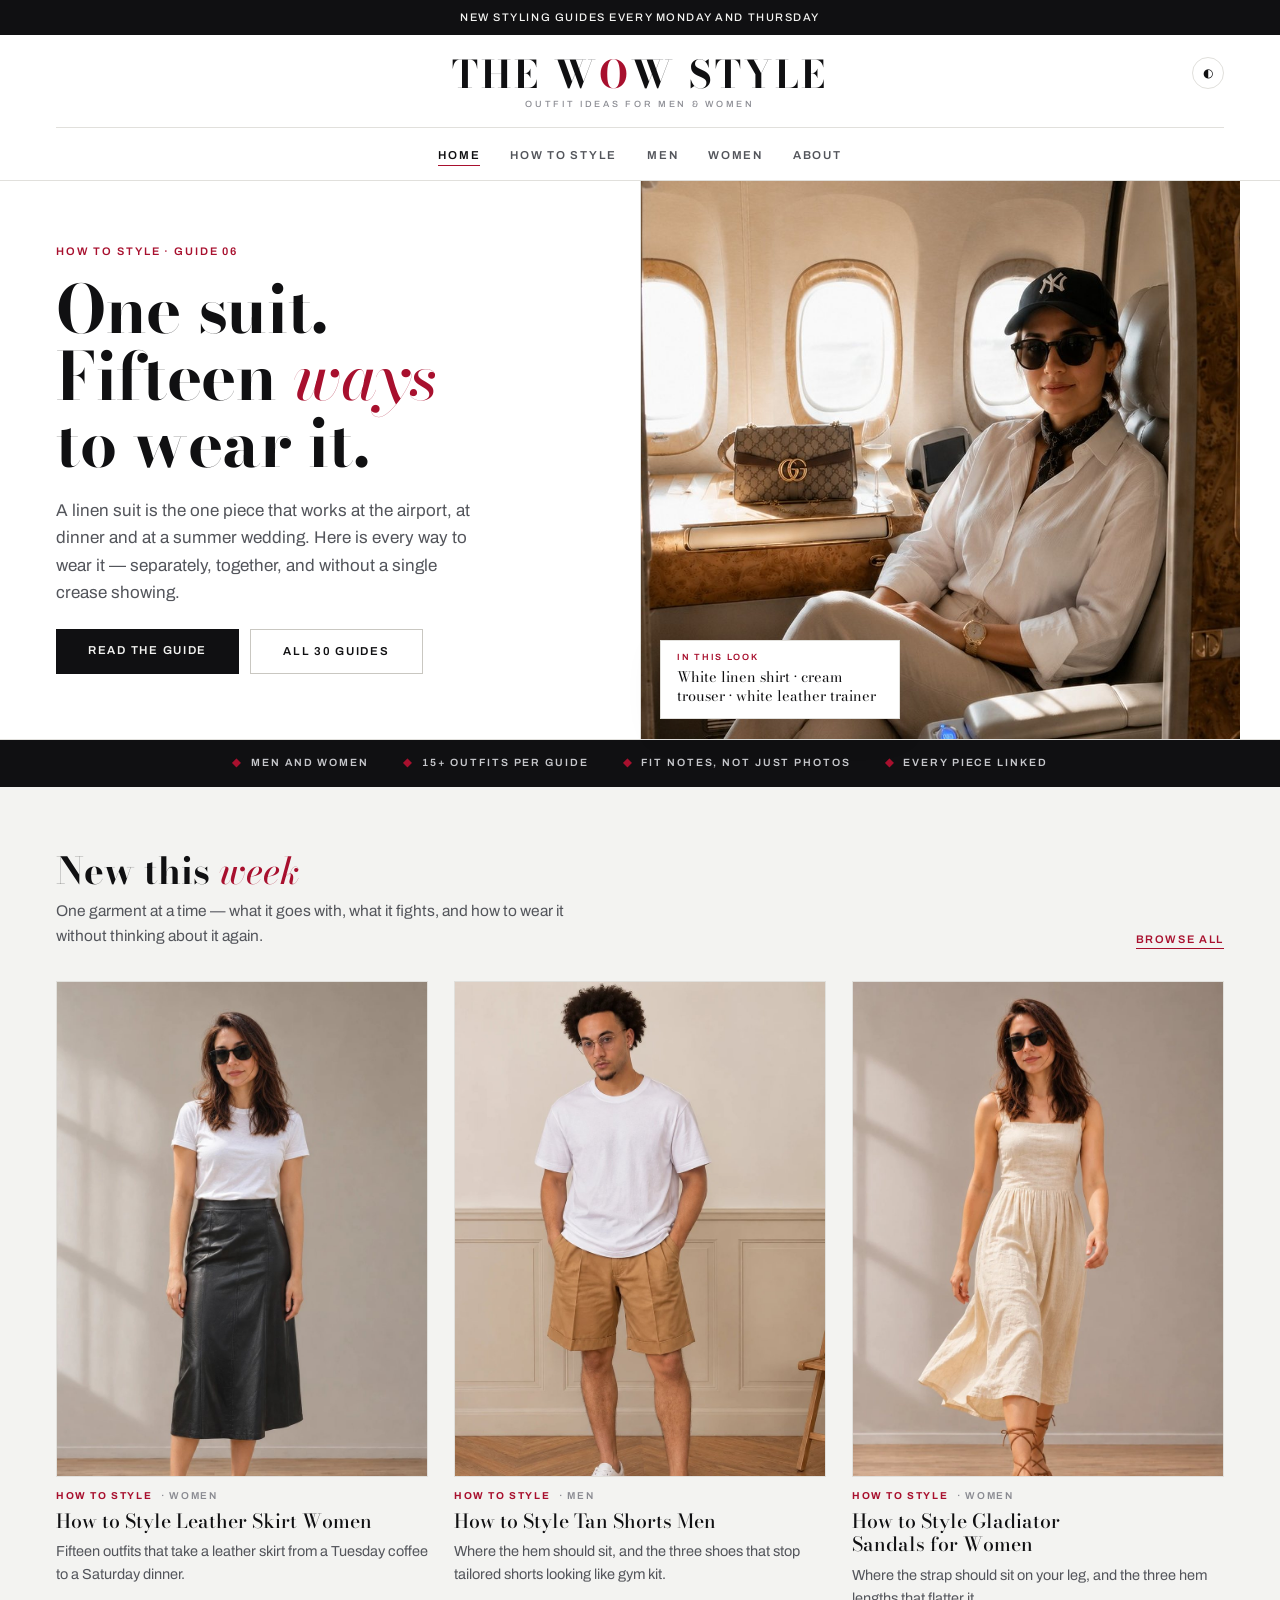
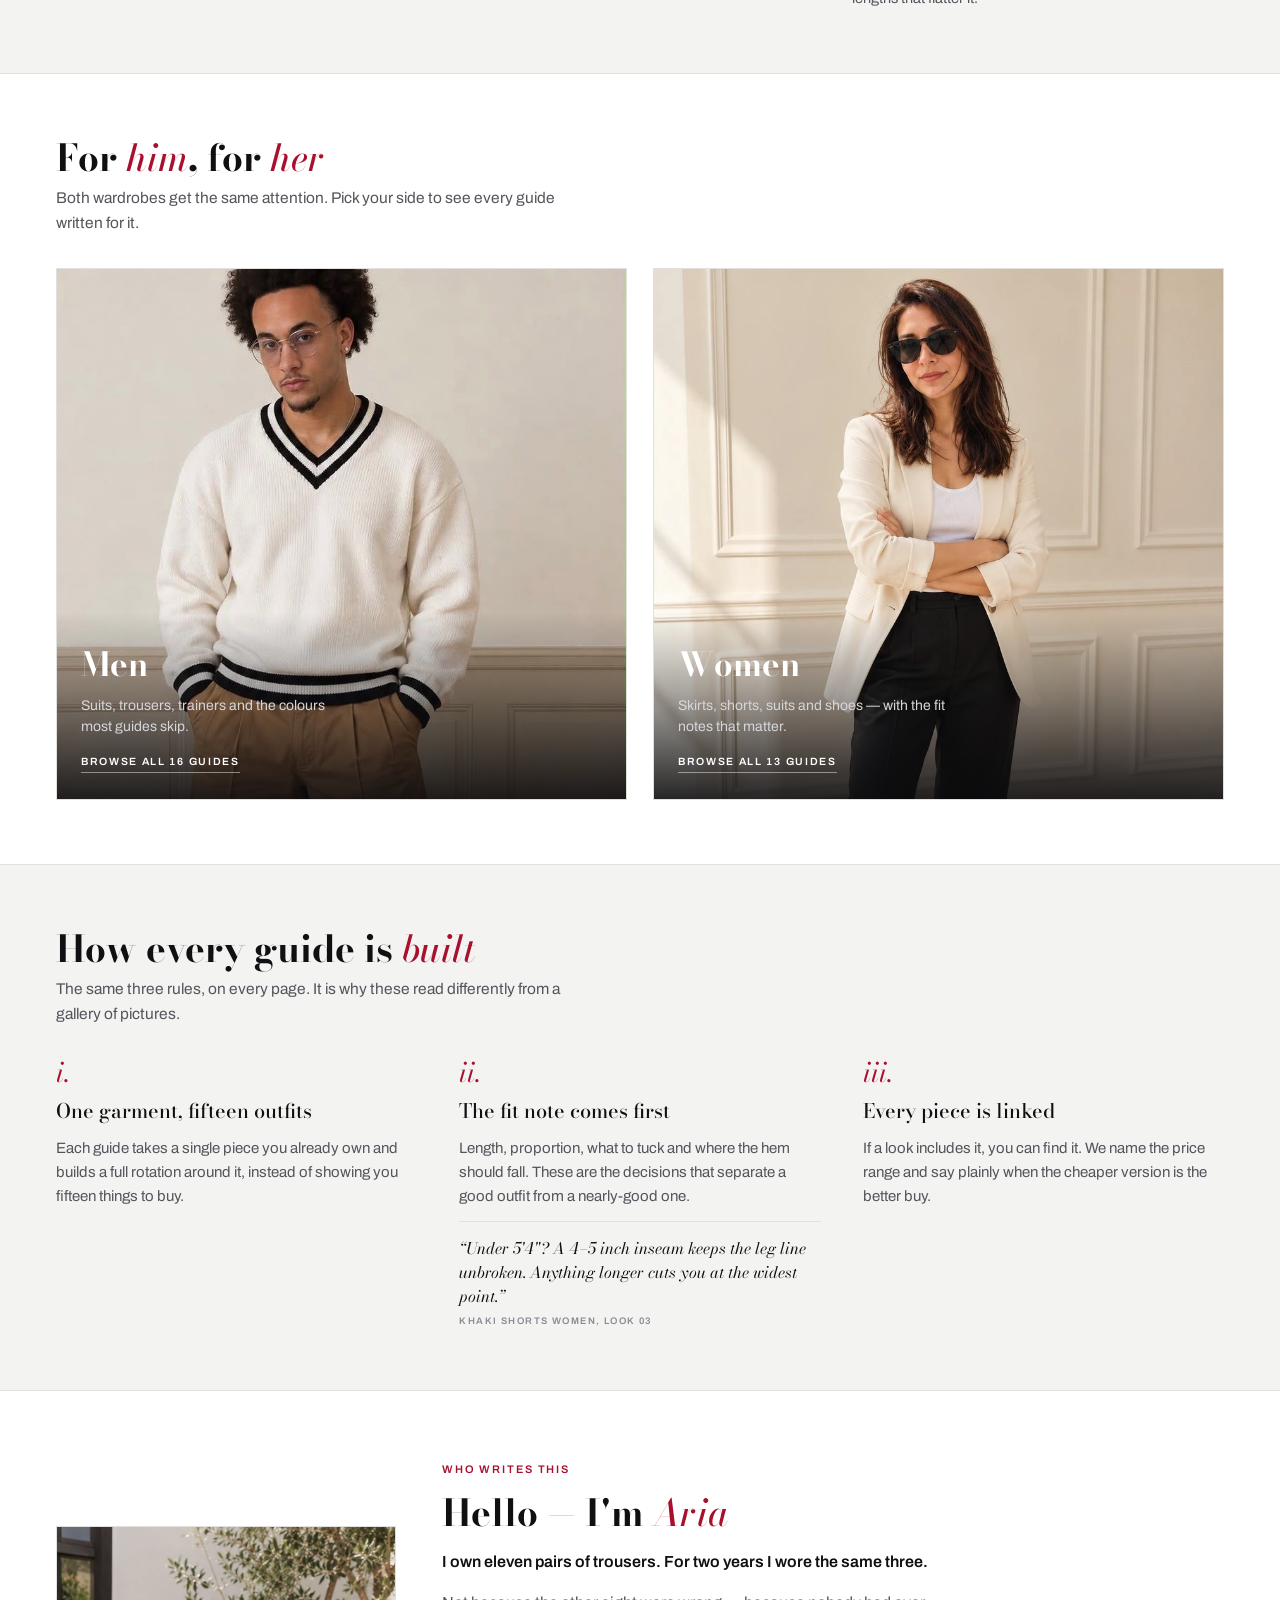
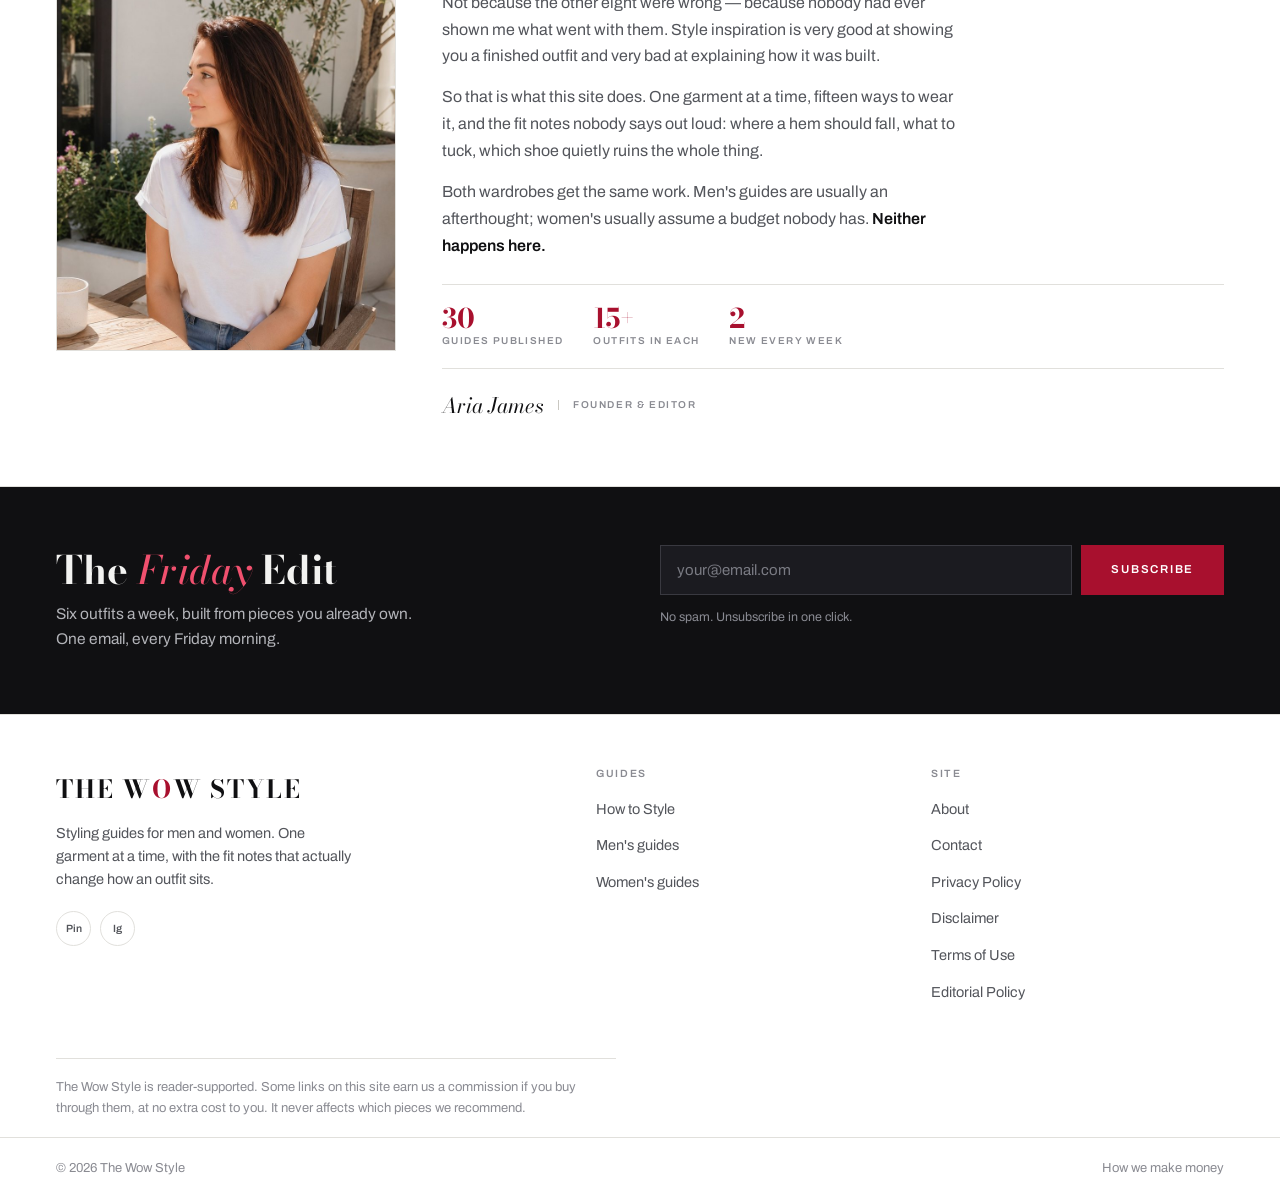
<file: index.html>
<!doctype html>
<html lang="en">
<head>
<meta charset="utf-8">
<meta name="viewport" content="width=device-width, initial-scale=1, viewport-fit=cover">

<!-- ============ SEO ============ -->
<title>The Wow Style | Outfit Ideas for Men &amp; Women</title>
<meta name="description" content="Styling guides for men and women. One garment at a time, fifteen outfits each, with the fit notes that change how a look actually sits.">
<link rel="canonical" href="https://thewowstyle.co.uk/">
<meta name="robots" content="index,follow,max-image-preview:large">
<meta name="theme-color" content="#101012">

<meta property="og:type" content="website">
<meta property="og:site_name" content="The Wow Style">
<meta property="og:title" content="The Wow Style | Outfit Ideas for Men &amp; Women">
<meta property="og:description" content="Styling guides for men and women. One garment at a time, fifteen outfits each, with the fit notes that change how a look actually sits.">
<meta property="og:url" content="https://thewowstyle.co.uk/">
<meta property="og:image" content="https://thewowstyle.co.uk/images/hero-linen-suit-women.jpg">
<meta property="og:image:width" content="1000">
<meta property="og:image:height" content="1500">
<meta property="og:locale" content="en_GB">
<meta name="twitter:card" content="summary_large_image">

<link rel="preconnect" href="https://fonts.googleapis.com">
<link rel="preconnect" href="https://fonts.gstatic.com" crossorigin>
<link rel="stylesheet" href="https://fonts.googleapis.com/css2?family=Bodoni+Moda:ital,opsz,wght@0,6..96,400;0,6..96,500;0,6..96,700;1,6..96,400;1,6..96,500&family=Archivo:wght@400;500;600;700&display=swap">

<!-- ============ STRUCTURED DATA ============
     Tells Google what the site is, who writes it, and what the featured guides are.
     Update sameAs with your real social URLs before launch. -->
<script type="application/ld+json">
{
 "@context":"https://schema.org",
 "@graph":[
  {"@type":"WebSite","@id":"https://thewowstyle.co.uk/#website",
   "url":"https://thewowstyle.co.uk/","name":"The Wow Style",
   "description":"Styling guides for men and women.",
   "inLanguage":"en-GB","publisher":{"@id":"https://thewowstyle.co.uk/#org"}},
  {"@type":"Organization","@id":"https://thewowstyle.co.uk/#org",
   "name":"The Wow Style","url":"https://thewowstyle.co.uk/",
   "logo":"https://thewowstyle.co.uk/images/logo.png",
   "sameAs":["https://pinterest.com/","https://instagram.com/"]},
  {"@type":"Person","@id":"https://thewowstyle.co.uk/#author",
   "name":"Aria James","url":"https://thewowstyle.co.uk/about/",
   "image":"https://thewowstyle.co.uk/images/author-portrait.jpg",
   "jobTitle":"Founder and Editor",
   "description":"Founder and editor of The Wow Style, writing styling guides for men and women.",
   "worksFor":{"@id":"https://thewowstyle.co.uk/#org"}},
  {"@type":"CollectionPage","@id":"https://thewowstyle.co.uk/#webpage",
   "url":"https://thewowstyle.co.uk/","name":"The Wow Style | Outfit Ideas for Men & Women",
   "isPartOf":{"@id":"https://thewowstyle.co.uk/#website"},
   "about":{"@id":"https://thewowstyle.co.uk/#org"},
   "primaryImageOfPage":"https://thewowstyle.co.uk/images/hero-linen-suit-women.jpg"},
  {"@type":"ItemList","name":"Featured styling guides","itemListOrder":"Unordered",
   "itemListElement":[
    {"@type":"ListItem","position":1,"url":"https://thewowstyle.co.uk/how-to-style/linen-suit-women/","name":"How to Style Linen Suit Women"},
    {"@type":"ListItem","position":2,"url":"https://thewowstyle.co.uk/how-to-style/leather-skirt-women/","name":"How to Style Leather Skirt Women"},
    {"@type":"ListItem","position":3,"url":"https://thewowstyle.co.uk/how-to-style/khaki-shorts-men/","name":"How to Style Tan Shorts Men"}]}
 ]}
</script>

<!--
  THE WOW STYLE — HOMEPAGE (developer handoff)

  LAUNCH STATE
  Only the "How to Style" section exists: 30 guides, 16 men / 13 women / 1 unisex.
  The other six sections are deliberately absent from the header, footer and every link.

  DEVELOPER NOTES
  1. Theme: light and dark both supported. The toggle writes to localStorage so a
     visitor's choice sticks; with no choice stored the page follows their OS setting.
  2. Images: real photographs are in /images/. Slots without a file yet fall back to a
     designed placeholder naming the path and size (onerror="this.remove()").
     Every <img> carries width/height to prevent layout shift.
  3. Tag pages /tag/mens-style/ and /tag/womens-style/ need
     <meta name="robots" content="noindex,follow"> until each holds 25+ guides.
  4. The newsletter form is inert. Wire the POST to your email provider.
  5. Author byline is set to Aria James (JSON-LD, author section and alt text).

  BEFORE GOING LIVE — every number on this page must be true on the day it ships.
  They are currently written for the finished section, not for launch day:
    · "All 30 guides"              hero button
    · "Browse all 16 guides"       men's panel
    · "Browse all 13 guides"       women's panel
    · "30 / guides published"      author figures row
    · "2 / new every week"         author figures row — matches the announcement bar
    · "15+ outfits per guide"      proof strip and author figures row
  Launching with 4 guides live and "30" on the page is the kind of thing an
  AdSense reviewer checks. Set each to the real count and raise them as you
  publish.
-->

<style>
/* ============================================================
   TOKENS — bone paper, oat band, true ink, deep crimson accent
   Display: Bodoni Moda   Body/UI: Archivo
   ============================================================ */
:root{
  --paper:#F3F3F1; --surface:#FFFFFF; --oat:#E8E4DC;
  --ink:#101012; --ink-soft:#53555B; --ink-faint:#8A8B92;
  --rule:#E1E0DC; --rule-strong:#C9C7C1;
  --accent:#A8102E; --accent-ink:#FFFFFF; --accent-wash:#F6E9EC;
  --display:"Bodoni Moda",Georgia,"Times New Roman",serif;
  --body:"Archivo",-apple-system,BlinkMacSystemFont,"Segoe UI",Roboto,Helvetica,sans-serif;
  --maxw:1200px; --gl:max(16px,env(safe-area-inset-left,0px)); --gr:max(16px,env(safe-area-inset-right,0px));
  color-scheme:light;
}
@media (prefers-color-scheme:dark){:root:not([data-theme="light"]){
  --paper:#0F0F11; --surface:#17171A; --oat:#1E1D1B;
  --ink:#F0EFEC; --ink-soft:#A1A2A8; --ink-faint:#73747B;
  --rule:#2A2A2F; --rule-strong:#3C3C42;
  --accent:#F0506E; --accent-ink:#17060B; --accent-wash:#2A1218; color-scheme:dark}}
:root[data-theme="dark"]{
  --paper:#0F0F11; --surface:#17171A; --oat:#1E1D1B;
  --ink:#F0EFEC; --ink-soft:#A1A2A8; --ink-faint:#73747B;
  --rule:#2A2A2F; --rule-strong:#3C3C42;
  --accent:#F0506E; --accent-ink:#17060B; --accent-wash:#2A1218; color-scheme:dark}

*{box-sizing:border-box}
html,body{margin:0;padding:0}
body{background:var(--paper);color:var(--ink);font-family:var(--body);font-size:16px;line-height:1.6;-webkit-font-smoothing:antialiased}
img{max-width:100%;display:block;height:auto}
a{color:inherit}
h1,h2,h3,h4{margin:0;text-wrap:balance}
p{margin:0}
.wrap{max-width:var(--maxw);margin:0 auto;padding-left:var(--gl);padding-right:var(--gr)}
.kicker{font:600 11px/1 var(--body);letter-spacing:.17em;text-transform:uppercase;color:var(--accent)}
:focus-visible{outline:2px solid var(--accent);outline-offset:3px}
@media (prefers-reduced-motion:reduce){*{animation:none!important;transition:none!important}}
.sr{position:absolute;width:1px;height:1px;overflow:hidden;clip:rect(0 0 0 0);white-space:nowrap}
.skip{position:absolute;left:-9999px;top:0;background:var(--ink);color:var(--paper);padding:11px 16px;z-index:100;font:600 12px var(--body)}
.skip:focus{left:8px;top:8px}

/* ---------- IMAGE SLOTS ---------- */
.shot{position:relative;overflow:hidden;background:
  linear-gradient(170deg,var(--oat) 0%,var(--paper) 58%,var(--accent-wash) 100%);border:1px solid var(--rule)}
.shot img{width:100%;height:100%;object-fit:cover;position:absolute;inset:0;z-index:1}
.shot .slot{position:absolute;inset:0;display:grid;place-content:center;gap:7px;text-align:center;padding:16px}
.shot .slot b{font:600 9.5px/1.5 var(--body);letter-spacing:.19em;text-transform:uppercase;color:var(--ink-faint)}
.shot .slot span{font-family:var(--display);font-style:italic;font-size:14px;color:var(--ink-faint);line-height:1.5}
.shot .slot hr{width:30px;height:1px;background:var(--rule-strong);border:0;margin:3px auto}
.r23{aspect-ratio:2/3}.r34{aspect-ratio:3/4}.r45{aspect-ratio:4/5}

/* ---------- HEADER ---------- */
.announce{background:var(--ink);color:var(--paper)}
.announce .wrap{padding-block:10px;text-align:center;font:500 11px/1.4 var(--body);letter-spacing:.14em;text-transform:uppercase}
header.site{position:sticky;top:0;z-index:50;background:var(--surface);border-bottom:1px solid var(--rule)}
header.site .wrap{position:relative}
.masthead{display:flex;flex-direction:column;align-items:center;gap:14px;padding-block:20px 0}
.brand{font-family:var(--display);font-weight:700;font-size:clamp(24px,5.4vw,38px);letter-spacing:.08em;
  text-transform:uppercase;text-decoration:none;line-height:1}
.brand i{font-style:normal;color:var(--accent)}
.brand .tagline{display:block;font:500 9px/1 var(--body);letter-spacing:.3em;text-transform:uppercase;
  color:var(--ink-faint);text-align:center;margin-top:7px}
nav.primary{width:100%;border-top:1px solid var(--rule);margin-top:4px}
nav.primary ul{list-style:none;margin:0;padding:0;display:flex;gap:30px;justify-content:center;flex-wrap:wrap;padding-block:13px}
nav.primary a{font:600 11.5px/1 var(--body);letter-spacing:.15em;text-transform:uppercase;text-decoration:none;
  color:var(--ink-soft);padding-bottom:4px;border-bottom:1px solid transparent}
nav.primary a:hover,nav.primary a[aria-current]{color:var(--ink);border-color:var(--accent)}
.themeBtn{position:absolute;right:var(--gr);top:22px;background:none;border:1px solid var(--rule);color:var(--ink);
  width:32px;height:32px;border-radius:999px;cursor:pointer;font-size:12px;line-height:1}
.themeBtn:hover{border-color:var(--ink)}
@media(max-width:620px){nav.primary ul{gap:20px;padding-block:11px}.themeBtn{top:14px;width:29px;height:29px}}

/* ---------- HERO ---------- */
.hero{background:var(--surface);border-bottom:1px solid var(--rule)}
.hero .wrap{display:grid;grid-template-columns:1fr 1fr;align-items:stretch;min-height:clamp(430px,62vh,610px)}
.hero-copy{display:flex;flex-direction:column;justify-content:center;gap:19px;padding-block:52px;padding-right:48px}
.hero-copy h1{font-family:var(--display);font-weight:700;font-size:clamp(34px,6.1vw,66px);line-height:1.02;letter-spacing:-.005em}
.hero-copy h1 em{font-style:italic;font-weight:500;color:var(--accent)}
.hero-copy p{color:var(--ink-soft);font-size:17px;max-width:42ch;line-height:1.62}
.hero-shot{position:relative;margin-right:calc(-1 * var(--gr))}
.hero-shot .shot{height:100%;border:0;border-left:1px solid var(--rule)}
.pricetag{position:absolute;left:20px;bottom:20px;z-index:2;background:var(--surface);border:1px solid var(--rule);
  padding:12px 16px;max-width:240px;box-shadow:0 12px 34px rgba(0,0,0,.10)}
.pricetag b{display:block;font:600 9px/1 var(--body);letter-spacing:.19em;text-transform:uppercase;color:var(--accent);margin-bottom:6px}
.pricetag span{font-family:var(--display);font-size:14.5px;line-height:1.3;display:block;color:var(--ink)}
@media(max-width:860px){
  .hero .wrap{grid-template-columns:1fr;min-height:0}
  .hero-copy{padding-right:0;padding-block:34px 30px;order:2}
  .hero-shot{order:1;margin-right:calc(-1 * var(--gr));margin-left:calc(-1 * var(--gl))}
  .hero-shot .shot{border-left:0;border-bottom:1px solid var(--rule);aspect-ratio:4/3}
  .pricetag{left:var(--gl);bottom:16px}
}

.btn{display:inline-block;background:var(--ink);color:var(--paper);border:0;font:600 11.5px/1 var(--body);
  letter-spacing:.15em;text-transform:uppercase;padding:16px 32px;text-decoration:none;cursor:pointer}
.btn:hover{background:var(--accent);color:var(--accent-ink)}
.btn.outline{background:none;color:var(--ink);border:1px solid var(--rule-strong)}
.btn.outline:hover{background:var(--ink);color:var(--paper);border-color:var(--ink)}
.btnrow{display:flex;gap:11px;flex-wrap:wrap;margin-top:3px}

/* ---------- PROOF ---------- */
.proof{background:var(--ink);color:var(--paper)}
.proof .wrap{padding-block:15px;display:flex;gap:34px;justify-content:center;flex-wrap:wrap;
  font:600 10.5px/1.6 var(--body);letter-spacing:.18em;text-transform:uppercase;color:#C7C8CC;text-align:center}
.proof s{text-decoration:none;color:var(--accent);margin-right:9px}

/* ---------- SECTIONS ---------- */
section.band{padding-block:64px}
section.band.tint{background:var(--surface);border-block:1px solid var(--rule)}
.sechead{margin-bottom:32px;display:flex;align-items:flex-end;justify-content:space-between;gap:18px;flex-wrap:wrap}
.sechead h2{font-family:var(--display);font-weight:700;font-size:clamp(25px,3.9vw,37px);line-height:1.06}
.sechead h2 em{font-style:italic;font-weight:500;color:var(--accent)}
.sechead .lede{margin-top:9px;color:var(--ink-soft);font-size:15.5px;max-width:58ch;line-height:1.6}
.sechead .more{font:600 11px/1 var(--body);letter-spacing:.15em;text-transform:uppercase;color:var(--accent);
  text-decoration:none;border-bottom:1px solid currentColor;padding-bottom:3px;white-space:nowrap}

.cards{display:grid;gap:34px 26px;grid-template-columns:repeat(3,1fr)}
@media(max-width:860px){.cards{grid-template-columns:repeat(2,1fr)}}
@media(max-width:520px){.cards{grid-template-columns:1fr}}
.card{text-decoration:none;display:block;min-width:0}
.card .shot{margin-bottom:14px}
.card .cat{font:600 10px/1 var(--body);letter-spacing:.16em;text-transform:uppercase;color:var(--ink-faint);
  display:flex;gap:9px;align-items:center;margin-bottom:9px}
.card .cat b{color:var(--accent);font-weight:700}
.card h3{font-family:var(--display);font-weight:500;font-size:19.5px;line-height:1.22}
.card p{margin-top:7px;font-size:14.5px;color:var(--ink-soft);line-height:1.55}
.card:hover h3{color:var(--accent)}

/* ---------- AUDIENCE ---------- */
.audience{display:grid;grid-template-columns:1fr 1fr;gap:26px}
@media(max-width:720px){.audience{grid-template-columns:1fr}}
.pane{position:relative;text-decoration:none;display:block;overflow:hidden;border:1px solid var(--rule)}
.pane .shot{border:0;width:100%;height:clamp(380px,46vw,530px);aspect-ratio:auto}
.pane .shot img{object-position:50% 12%}
.pane .cap{position:absolute;left:0;right:0;bottom:0;z-index:2;padding:26px 24px;
  background:linear-gradient(to top,rgba(10,10,12,.88),rgba(10,10,12,.34) 58%,transparent);color:#fff}
.pane .cap h3{font-family:var(--display);font-weight:700;font-size:clamp(24px,3.6vw,33px);margin-bottom:5px}
.pane .cap p{font-size:14px;color:#D6D6D9;max-width:34ch;line-height:1.5;margin-bottom:10px}
.pane .cap .n{font:600 10.5px/1 var(--body);letter-spacing:.16em;text-transform:uppercase;color:#fff;
  border-bottom:1px solid rgba(255,255,255,.45);padding-bottom:4px;display:inline-block}
.pane:hover .cap .n{border-color:#fff}

/* ---------- METHOD ---------- */
.method{display:grid;grid-template-columns:repeat(3,1fr);gap:42px}
@media(max-width:820px){.method{grid-template-columns:1fr;gap:28px}}
.method .step{display:flex;flex-direction:column;gap:9px}
.method .num{font-family:var(--display);font-style:italic;font-size:27px;color:var(--accent);line-height:1}
.method h3{font-family:var(--display);font-weight:500;font-size:20px}
.method p{color:var(--ink-soft);font-size:15px;line-height:1.6}
.pull{margin:4px 0 0;padding:14px 0 0;border-top:1px solid var(--rule);font-family:var(--display);
  font-style:italic;font-size:16px;line-height:1.5;color:var(--ink)}
.pull cite{display:block;margin-top:9px;font:600 9.5px/1 var(--body);letter-spacing:.15em;
  text-transform:uppercase;color:var(--ink-faint);font-style:normal}

/* ---------- AUTHOR ---------- */
.author{display:grid;grid-template-columns:340px minmax(0,1fr);gap:46px;align-items:center}
@media(max-width:800px){.author{grid-template-columns:1fr;gap:26px}}
.author .shot{max-width:340px}
.author h2{font-family:var(--display);font-weight:700;font-size:clamp(25px,3.9vw,37px);line-height:1.08;margin-bottom:16px}
.author h2 em{font-style:italic;font-weight:500;color:var(--accent)}
.author .bio{display:flex;flex-direction:column;gap:14px;color:var(--ink-soft);font-size:16px;line-height:1.68;max-width:58ch}
.author .bio strong{color:var(--ink);font-weight:600}
.author .facts{display:flex;gap:30px;flex-wrap:wrap;margin-top:24px;padding-top:20px;border-top:1px solid var(--rule)}
.author .facts span{display:flex;flex-direction:column;gap:4px;font:600 10px/1 var(--body);
  letter-spacing:.14em;text-transform:uppercase;color:var(--ink-faint)}
.author .facts b{font-family:var(--display);font-weight:700;font-size:27px;letter-spacing:0;
  text-transform:none;color:var(--accent);line-height:1}
.author .sign{margin-top:22px;display:flex;gap:14px;align-items:center;flex-wrap:wrap;padding-top:20px;border-top:1px solid var(--rule)}
.author .sign .name{font-family:var(--display);font-style:italic;font-size:21px;color:var(--ink)}
.author .sign .role{font:600 10px/1 var(--body);letter-spacing:.16em;text-transform:uppercase;color:var(--ink-faint);
  border-left:1px solid var(--rule-strong);padding-left:14px}

/* ---------- NEWSLETTER ---------- */
.signup{background:var(--ink);color:var(--paper)}
.signup .wrap{padding-block:58px;display:grid;grid-template-columns:1fr 1fr;gap:40px;align-items:center}
@media(max-width:800px){.signup .wrap{grid-template-columns:1fr;gap:24px}}
.signup h2{font-family:var(--display);font-weight:700;font-size:clamp(26px,4.3vw,39px);line-height:1.06;margin-bottom:11px}
.signup h2 em{font-style:italic;font-weight:500;color:#F0506E}
.signup p{color:#B2B3B8;font-size:15.5px;max-width:42ch;line-height:1.6}
.signup form{display:flex;gap:9px;flex-wrap:wrap}
.signup input{flex:1 1 210px;min-width:0;padding:16px;border:1px solid #393940;background:#1B1B20;color:#F0EFEC;font-family:var(--body);font-size:15px}
.signup input::placeholder{color:#7A7B83}
.signup button{background:var(--accent);color:#fff;border:0;padding:16px 30px;font:600 11.5px/1 var(--body);letter-spacing:.15em;text-transform:uppercase;cursor:pointer}
.signup button:hover{background:#C4153A}
.signup .fineprint{margin-top:12px;font-size:12.5px;color:#8A8B93}
.signup .msg{margin-top:10px;font-size:13.5px;color:#B2B3B8;min-height:19px}

/* ---------- FOOTER ---------- */
footer.site{background:var(--surface);border-top:1px solid var(--rule)}
.fgrid{display:grid;grid-template-columns:1.7fr 1fr 1fr;gap:42px;padding-block:54px}
@media(max-width:760px){.fgrid{grid-template-columns:1fr 1fr;gap:30px}}
@media(max-width:460px){.fgrid{grid-template-columns:1fr}}
.fgrid h4{font:600 10.5px/1 var(--body);letter-spacing:.16em;text-transform:uppercase;color:var(--ink-faint);margin-bottom:16px}
.fgrid ul{list-style:none;margin:0;padding:0;display:flex;flex-direction:column;gap:11px}
.fgrid a{text-decoration:none;font-size:14.5px;color:var(--ink-soft)}
.fgrid a:hover{color:var(--accent)}
.fbrand{font-family:var(--display);font-weight:700;font-size:25px;letter-spacing:.07em;text-transform:uppercase;margin-bottom:13px}
.fbrand i{font-style:normal;color:var(--accent)}
.fabout{font-size:14.5px;color:var(--ink-soft);max-width:38ch;line-height:1.6;margin-bottom:19px}
.social{display:flex;gap:9px}
.social a{width:35px;height:35px;border:1px solid var(--rule);border-radius:999px;display:grid;place-items:center;font:600 10.5px var(--body)}
.social a:hover{border-color:var(--accent);color:var(--accent)}
.fdisclose{border-top:1px solid var(--rule);padding-block:18px;font-size:13px;color:var(--ink-faint);line-height:1.6;max-width:80ch}
.fbottom{border-top:1px solid var(--rule)}
.fbottom .wrap{padding-block:20px;display:flex;justify-content:space-between;gap:14px;flex-wrap:wrap;font-size:13px;color:var(--ink-faint)}
.fbottom a{text-decoration:none}
.fbottom a:hover{color:var(--accent)}
</style>
</head>

<body>
<a class="skip" href="#main">Skip to content</a>

<div class="announce"><div class="wrap">New styling guides every Monday and Thursday</div></div>

<header class="site">
  <div class="wrap">
    <button class="themeBtn" id="themeBtn" aria-label="Switch between light and dark mode">◐</button>
    <div class="masthead">
      <a class="brand" href="/">The W<i>o</i>w Style
        <span class="tagline">Outfit ideas for men &amp; women</span>
      </a>
      <nav class="primary" aria-label="Main">
        <ul>
          <li><a href="/" aria-current="page">Home</a></li>
          <li><a href="/how-to-style/">How to Style</a></li>
          <li><a href="/tag/mens-style/">Men</a></li>
          <li><a href="/tag/womens-style/">Women</a></li>
          <li><a href="/about/">About</a></li>
        </ul>
      </nav>
    </div>
  </div>
</header>

<main id="main">

  <!-- ===== HERO ===== -->
  <section class="hero" aria-labelledby="hero-h">
    <div class="wrap">
      <div class="hero-copy">
        <span class="kicker">How to Style · Guide 06</span>
        <h1 id="hero-h">One suit.<br>Fifteen <em>ways</em><br>to wear it.</h1>
        <p>A linen suit is the one piece that works at the airport, at dinner and at a summer wedding. Here is every way to wear it — separately, together, and without a single crease showing.</p>
        <div class="btnrow">
          <a class="btn" href="/how-to-style/linen-suit-women/">Read the guide</a>
          <a class="btn outline" href="/how-to-style/">All 30 guides</a>
        </div>
      </div>
      <div class="hero-shot">
        <div class="shot">
          <img src="images/hero-linen-suit-women.jpg" width="1000" height="1500" fetchpriority="high"
               alt="Linen suit styled with a white shirt, cream trousers and white leather trainers"
               onerror="this.remove()">
          <div class="slot"><b>Hero shot</b><hr><span>images/hero-linen-suit-women.jpg<br>1000 × 1500 · 2:3</span></div>
        </div>
        <div class="pricetag">
          <b>In this look</b>
          <span>White linen shirt · cream trouser · white leather trainer</span>
        </div>
      </div>
    </div>
  </section>

  <div class="proof">
    <div class="wrap">
      <span><s>◆</s>Men and women</span>
      <span><s>◆</s>15+ outfits per guide</span>
      <span><s>◆</s>Fit notes, not just photos</span>
      <span><s>◆</s>Every piece linked</span>
    </div>
  </div>

  <!-- ===== NEW THIS WEEK ===== -->
  <section class="band" aria-labelledby="new-h">
    <div class="wrap">
      <div class="sechead">
        <div>
          <h2 id="new-h">New this <em>week</em></h2>
          <p class="lede">One garment at a time — what it goes with, what it fights, and how to wear it without thinking about it again.</p>
        </div>
        <a class="more" href="/how-to-style/">Browse all</a>
      </div>
      <div class="cards">
        <article><a class="card" href="/how-to-style/leather-skirt-women/">
          <div class="shot r34"><img src="images/leather-skirt-women.jpg" width="900" height="1200" loading="lazy" alt="Black leather midi skirt styled with a white t-shirt and white trainers" onerror="this.remove()"><div class="slot"><b>Guide</b><hr><span>images/leather-skirt-women.jpg<br>900 × 1200</span></div></div>
          <div class="cat"><b>How to Style</b> · Women</div>
          <h3>How to Style Leather Skirt Women</h3>
          <p>Fifteen outfits that take a leather skirt from a Tuesday coffee to a Saturday dinner.</p>
        </a></article>
        <article><a class="card" href="/how-to-style/khaki-shorts-men/">
          <div class="shot r34"><img src="images/khaki-shorts-men.jpg" width="900" height="1200" loading="lazy" alt="Tan pleated shorts styled with a white t-shirt and white leather trainers" onerror="this.remove()"><div class="slot"><b>Guide</b><hr><span>images/khaki-shorts-men.jpg<br>900 × 1200</span></div></div>
          <div class="cat"><b>How to Style</b> · Men</div>
          <h3>How to Style Tan Shorts Men</h3>
          <p>Where the hem should sit, and the three shoes that stop tailored shorts looking like gym kit.</p>
        </a></article>
        <article><a class="card" href="/how-to-style/gladiator-sandals-for-women/">
          <div class="shot r34"><img src="images/gladiator-sandals-women.jpg" width="900" height="1200" loading="lazy" alt="Tan gladiator sandals styled with a cream linen midi dress" onerror="this.remove()"><div class="slot"><b>Guide</b><hr><span>images/gladiator-sandals-women.jpg<br>900 × 1200</span></div></div>
          <div class="cat"><b>How to Style</b> · Women</div>
          <h3>How to Style Gladiator Sandals for Women</h3>
          <p>Where the strap should sit on your leg, and the three hem lengths that flatter it.</p>
        </a></article>
      </div>
    </div>
  </section>

  <!-- ===== AUDIENCE ===== -->
  <section class="band tint" aria-labelledby="aud-h">
    <div class="wrap">
      <div class="sechead">
        <div>
          <h2 id="aud-h">For <em>him</em>, for <em>her</em></h2>
          <p class="lede">Both wardrobes get the same attention. Pick your side to see every guide written for it.</p>
        </div>
      </div>
      <div class="audience">
        <a class="pane" href="/tag/mens-style/">
          <div class="shot">
            <img src="images/audience-men.jpg" width="900" height="1200" loading="lazy" alt="Man in a cricket knit and tan pleated shorts with black loafers" onerror="this.remove()">
            <div class="slot"><b>Men's panel</b><hr><span>images/audience-men.jpg<br>900 × 1200 · 3:4</span></div>
          </div>
          <div class="cap">
            <h3>Men</h3>
            <p>Suits, trousers, trainers and the colours most guides skip.</p>
            <span class="n">Browse all 16 guides</span>
          </div>
        </a>
        <a class="pane" href="/tag/womens-style/">
          <div class="shot">
            <img src="images/audience-women.jpg" width="900" height="1200" loading="lazy" alt="Cream blazer styled with a white vest, black trousers and black loafers" onerror="this.remove()">
            <div class="slot"><b>Women's panel</b><hr><span>images/audience-women.jpg<br>900 × 1200 · 3:4</span></div>
          </div>
          <div class="cap">
            <h3>Women</h3>
            <p>Skirts, shorts, suits and shoes — with the fit notes that matter.</p>
            <span class="n">Browse all 13 guides</span>
          </div>
        </a>
      </div>
    </div>
  </section>

  <!-- ===== METHOD ===== -->
  <section class="band" aria-labelledby="method-h">
    <div class="wrap">
      <div class="sechead">
        <div>
          <h2 id="method-h">How every guide is <em>built</em></h2>
          <p class="lede">The same three rules, on every page. It is why these read differently from a gallery of pictures.</p>
        </div>
      </div>
      <div class="method">
        <div class="step">
          <span class="num">i.</span>
          <h3>One garment, fifteen outfits</h3>
          <p>Each guide takes a single piece you already own and builds a full rotation around it, instead of showing you fifteen things to buy.</p>
        </div>
        <div class="step">
          <span class="num">ii.</span>
          <h3>The fit note comes first</h3>
          <p>Length, proportion, what to tuck and where the hem should fall. These are the decisions that separate a good outfit from a nearly-good one.</p>
          <blockquote class="pull">“Under 5'4&quot;? A 4–5 inch inseam keeps the leg line unbroken. Anything longer cuts you at the widest point.”<cite>Khaki Shorts Women, look 03</cite></blockquote>
        </div>
        <div class="step">
          <span class="num">iii.</span>
          <h3>Every piece is linked</h3>
          <p>If a look includes it, you can find it. We name the price range and say plainly when the cheaper version is the better buy.</p>
        </div>
      </div>
    </div>
  </section>

  <!-- ===== AUTHOR ===== -->
  <section class="band tint" aria-labelledby="author-h">
    <div class="wrap">
      <div class="author">
        <div class="shot r45">
          <img src="images/author-portrait.jpg" width="800" height="1000" loading="lazy"
               alt="Aria James, founder and editor of The Wow Style" onerror="this.remove()">
          <div class="slot"><b>Author portrait</b><hr><span>images/author-portrait.jpg<br>800 × 1000 · 4:5</span></div>
        </div>
        <div>
          <span class="kicker">Who writes this</span>
          <h2 id="author-h" style="margin-top:12px">Hello — I'm <em>Aria</em></h2>
          <div class="bio">
            <p><strong>I own eleven pairs of trousers. For two years I wore the same three.</strong></p>
            <p>Not because the other eight were wrong — because nobody had ever shown me what went with them. Style inspiration is very good at showing you a finished outfit and very bad at explaining how it was built.</p>
            <p>So that is what this site does. One garment at a time, fifteen ways to wear it, and the fit notes nobody says out loud: where a hem should fall, what to tuck, which shoe quietly ruins the whole thing.</p>
            <p>Both wardrobes get the same work. Men's guides are usually an afterthought; women's usually assume a budget nobody has. <strong>Neither happens here.</strong></p>
          </div>
          <div class="facts">
            <span><b>30</b>guides published</span>
            <span><b>15+</b>outfits in each</span>
            <span><b>2</b>new every week</span>
          </div>
          <div class="sign">
            <span class="name">Aria James</span>
            <span class="role">Founder &amp; Editor</span>
          </div>
        </div>
      </div>
    </div>
  </section>

  <!-- ===== NEWSLETTER ===== -->
  <section class="signup" aria-labelledby="sub-h">
    <div class="wrap">
      <div>
        <h2 id="sub-h">The <em>Friday</em> Edit</h2>
        <p>Six outfits a week, built from pieces you already own. One email, every Friday morning.</p>
      </div>
      <div>
        <!-- DEV: wire this POST to your email provider. -->
        <form id="signupForm">
          <label class="sr" for="signupEmail">Email address</label>
          <input id="signupEmail" name="email" type="email" placeholder="your@email.com" autocomplete="email" required>
          <button type="submit">Subscribe</button>
        </form>
        <p class="fineprint">No spam. Unsubscribe in one click.</p>
        <p class="msg" id="signupMsg" role="status"></p>
      </div>
    </div>
  </section>
</main>

<footer class="site">
  <div class="wrap">
    <div class="fgrid">
      <div>
        <div class="fbrand">The W<i>o</i>w Style</div>
        <p class="fabout">Styling guides for men and women. One garment at a time, with the fit notes that actually change how an outfit sits.</p>
        <div class="social">
          <a href="https://pinterest.com/" rel="noopener" aria-label="Pinterest">Pin</a>
          <a href="https://instagram.com/" rel="noopener" aria-label="Instagram">Ig</a>
        </div>
      </div>
      <div>
        <h4>Guides</h4>
        <ul>
          <li><a href="/how-to-style/">How to Style</a></li>
          <li><a href="/tag/mens-style/">Men's guides</a></li>
          <li><a href="/tag/womens-style/">Women's guides</a></li>
        </ul>
      </div>
      <div>
        <h4>Site</h4>
        <ul>
          <li><a href="/about/">About</a></li>
          <li><a href="/contact/">Contact</a></li>
          <li><a href="/privacy-policy/">Privacy Policy</a></li>
          <li><a href="/disclaimer/">Disclaimer</a></li>
          <li><a href="/terms/">Terms of Use</a></li>
          <li><a href="/editorial-policy/">Editorial Policy</a></li>
        </ul>
      </div>
    </div>
    <p class="fdisclose">The Wow Style is reader-supported. Some links on this site earn us a commission if you buy through them, at no extra cost to you. It never affects which pieces we recommend.</p>
  </div>
  <div class="fbottom">
    <div class="wrap">
      <span>© 2026 The Wow Style</span>
      <span><a href="/editorial-policy/">How we make money</a></span>
    </div>
  </div>
</footer>

<script>
(function(){
  /* Theme: remembers the visitor's choice; otherwise follows their OS setting. */
  var root=document.documentElement, KEY='tws-theme';
  try{ var saved=localStorage.getItem(KEY); if(saved==='dark'||saved==='light') root.setAttribute('data-theme',saved); }catch(e){}
  document.getElementById('themeBtn').addEventListener('click',function(){
    var cur=root.getAttribute('data-theme');
    var isDark=cur?cur==='dark':window.matchMedia('(prefers-color-scheme: dark)').matches;
    var next=isDark?'light':'dark';
    root.setAttribute('data-theme',next);
    try{ localStorage.setItem(KEY,next); }catch(e){}
  });

  document.getElementById('signupForm').addEventListener('submit',function(e){
    e.preventDefault();
    document.getElementById('signupMsg').textContent='Not connected yet — wire this form to your email provider.';
  });
})();
</script>
</body>
</html>
</file>
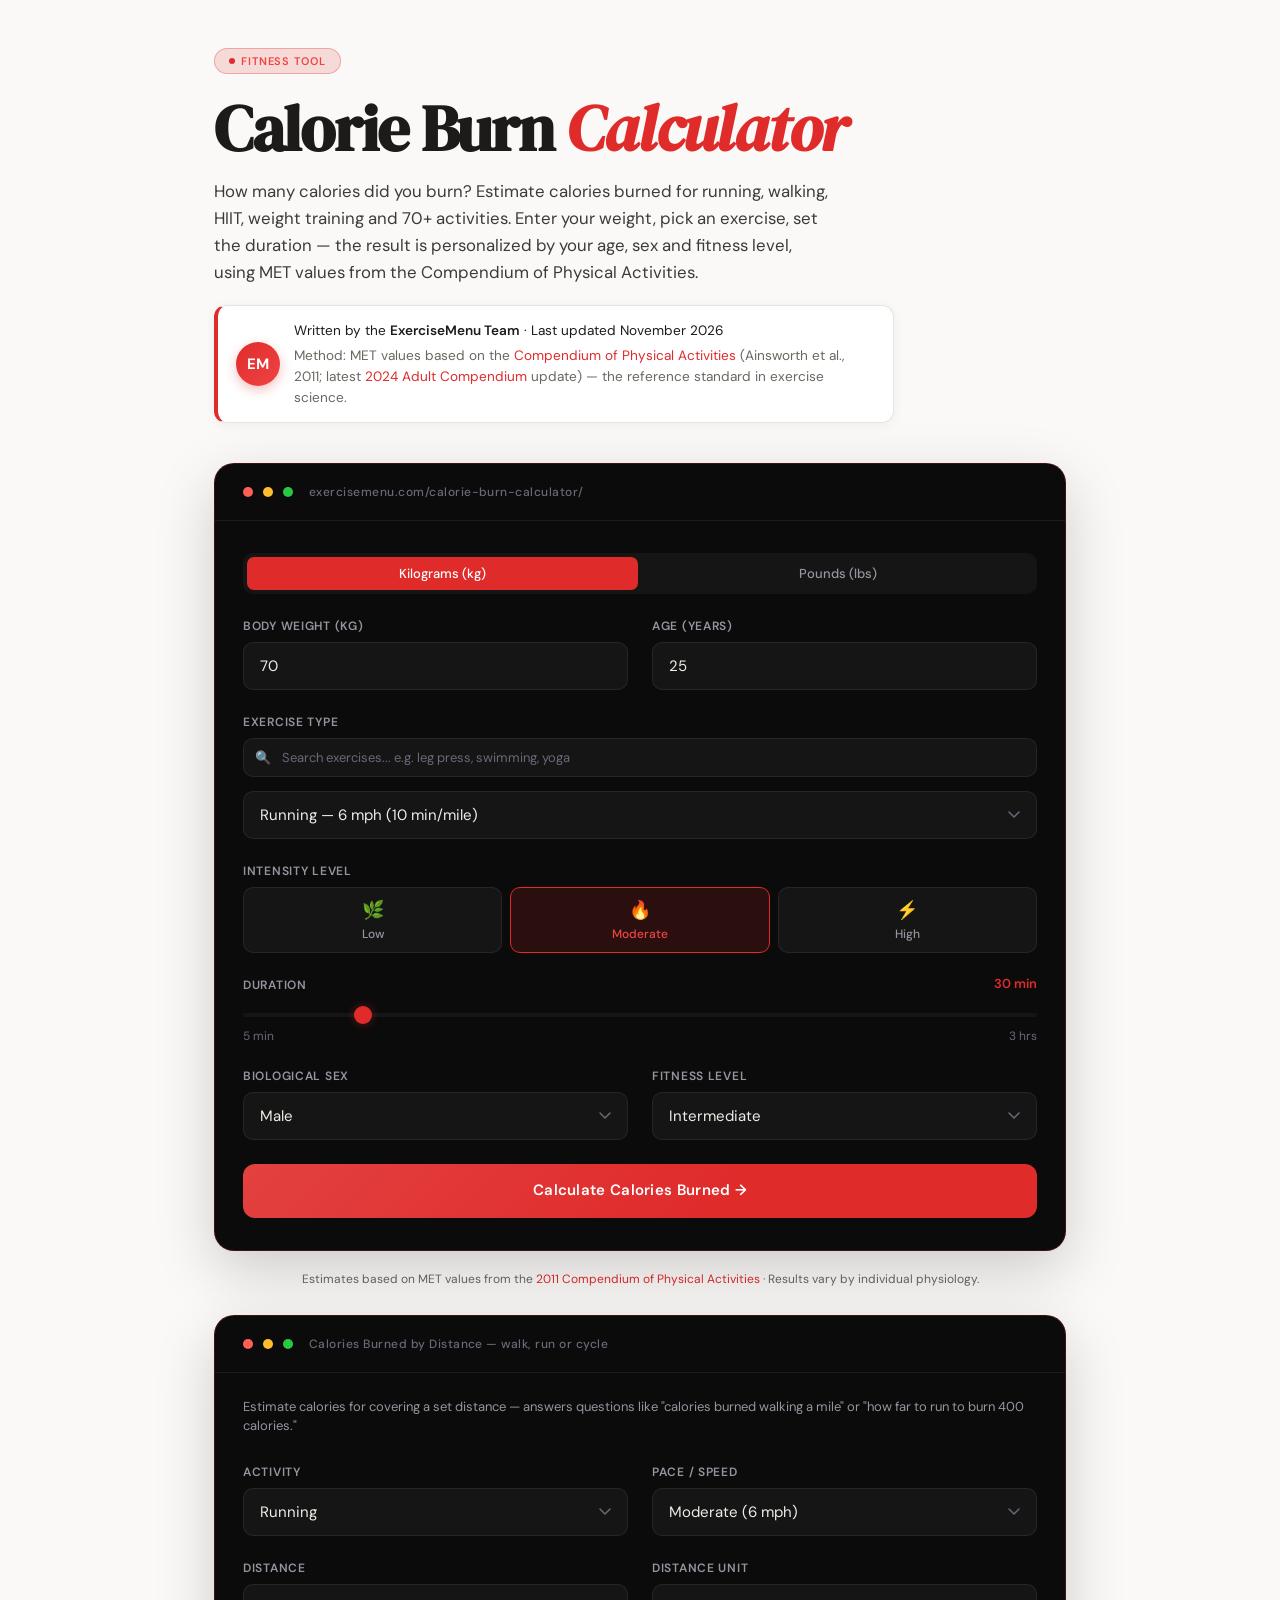
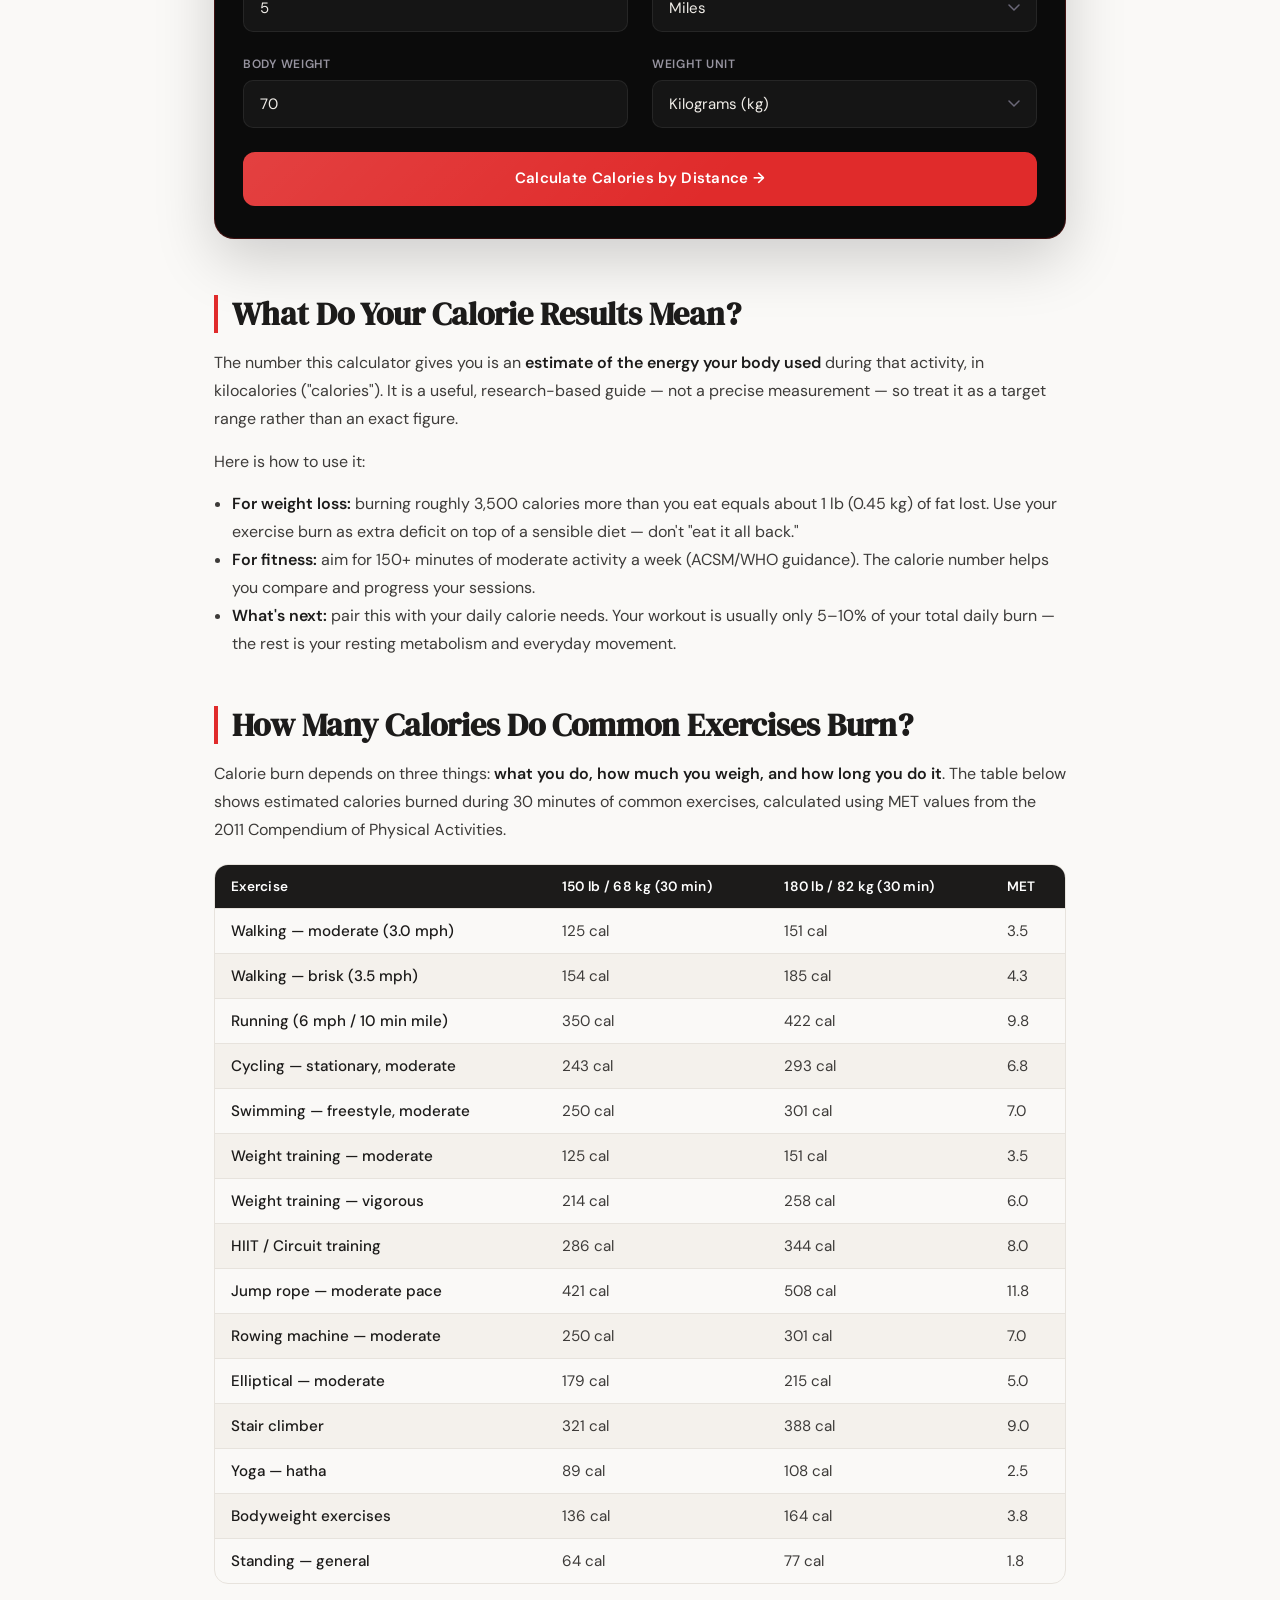
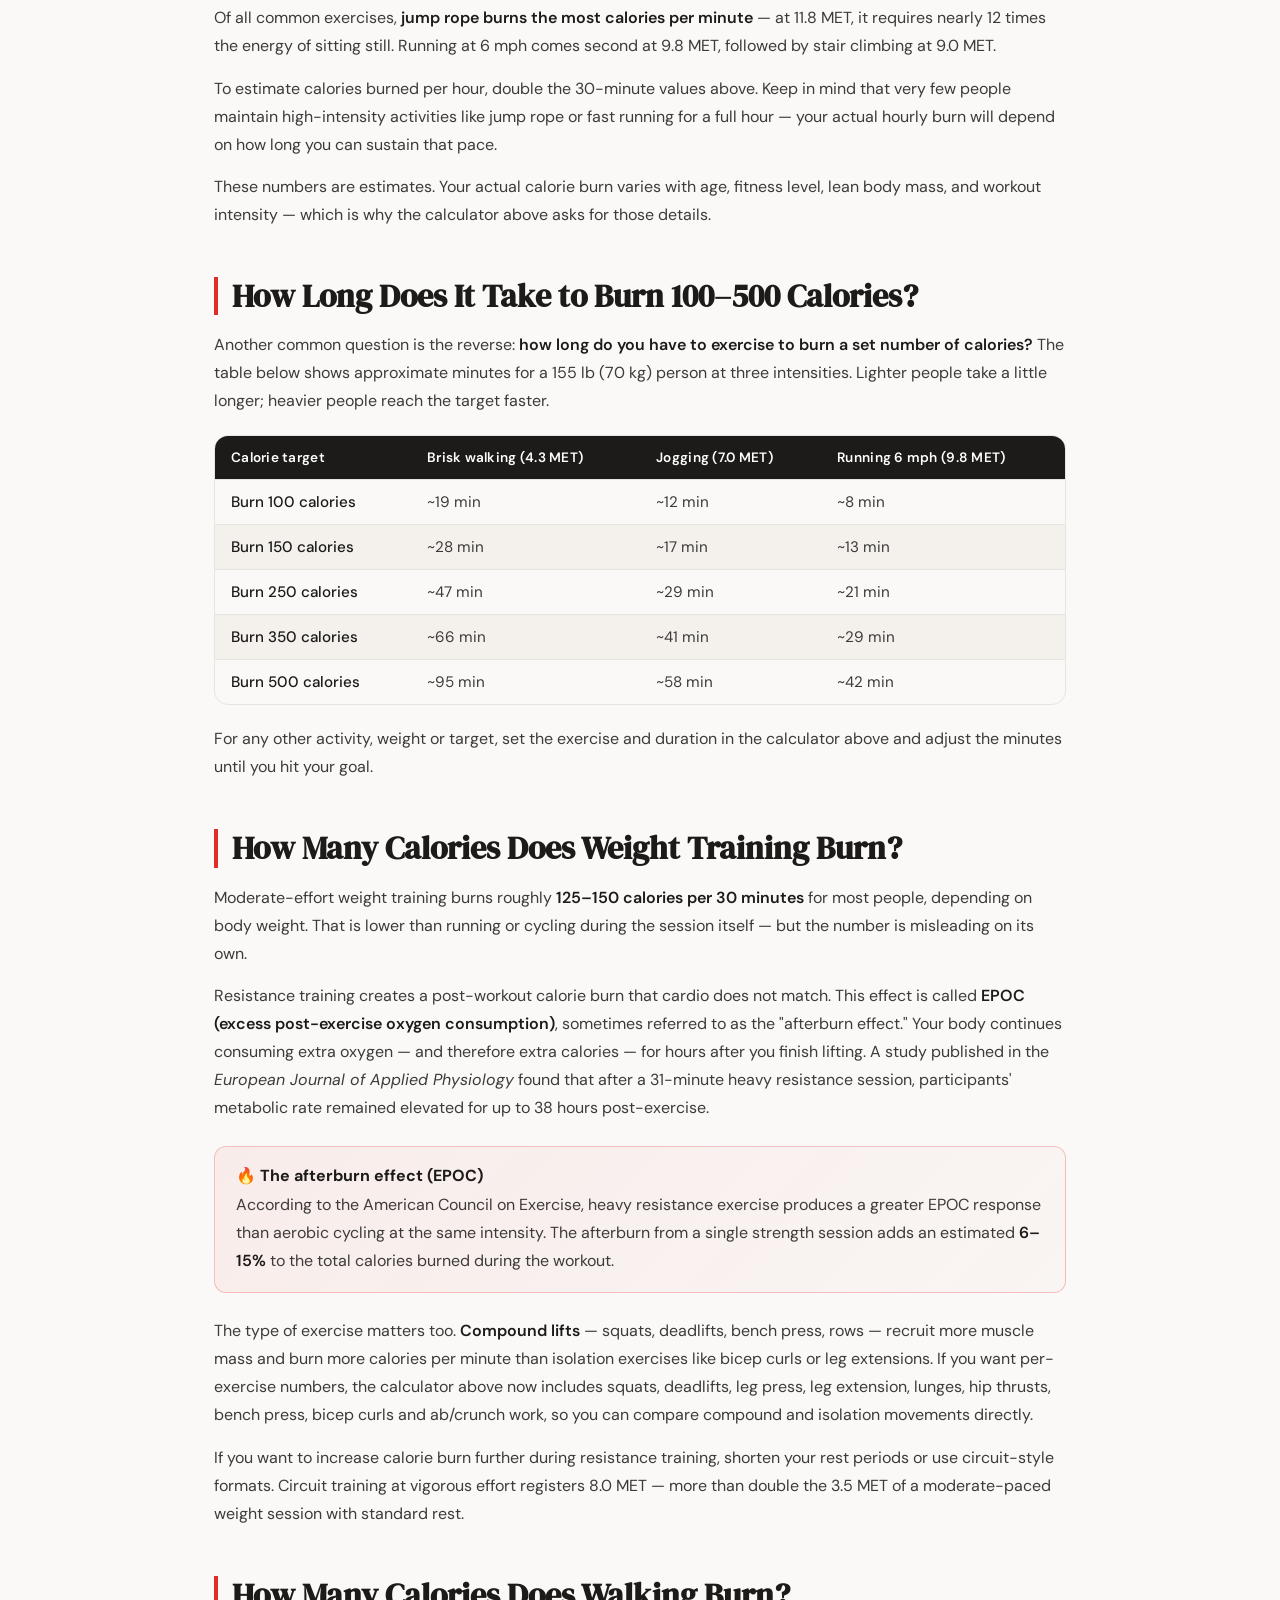
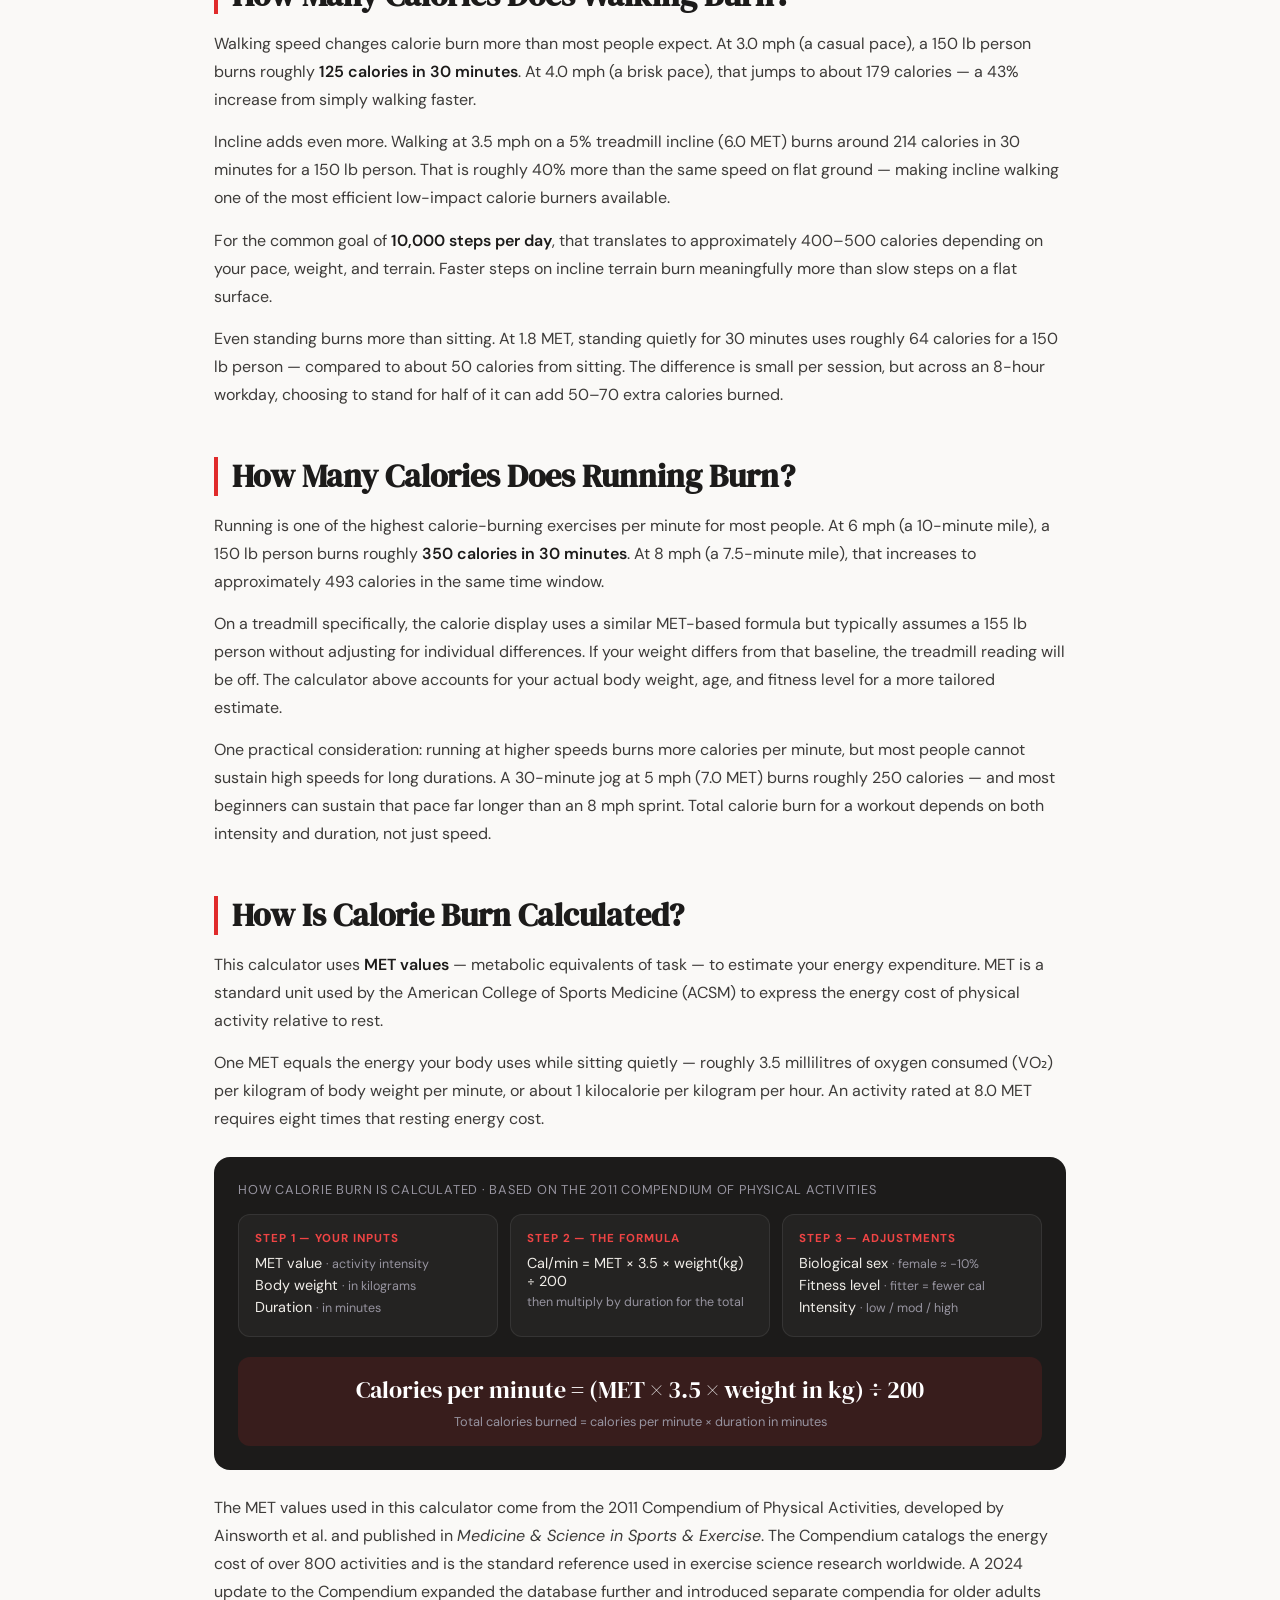
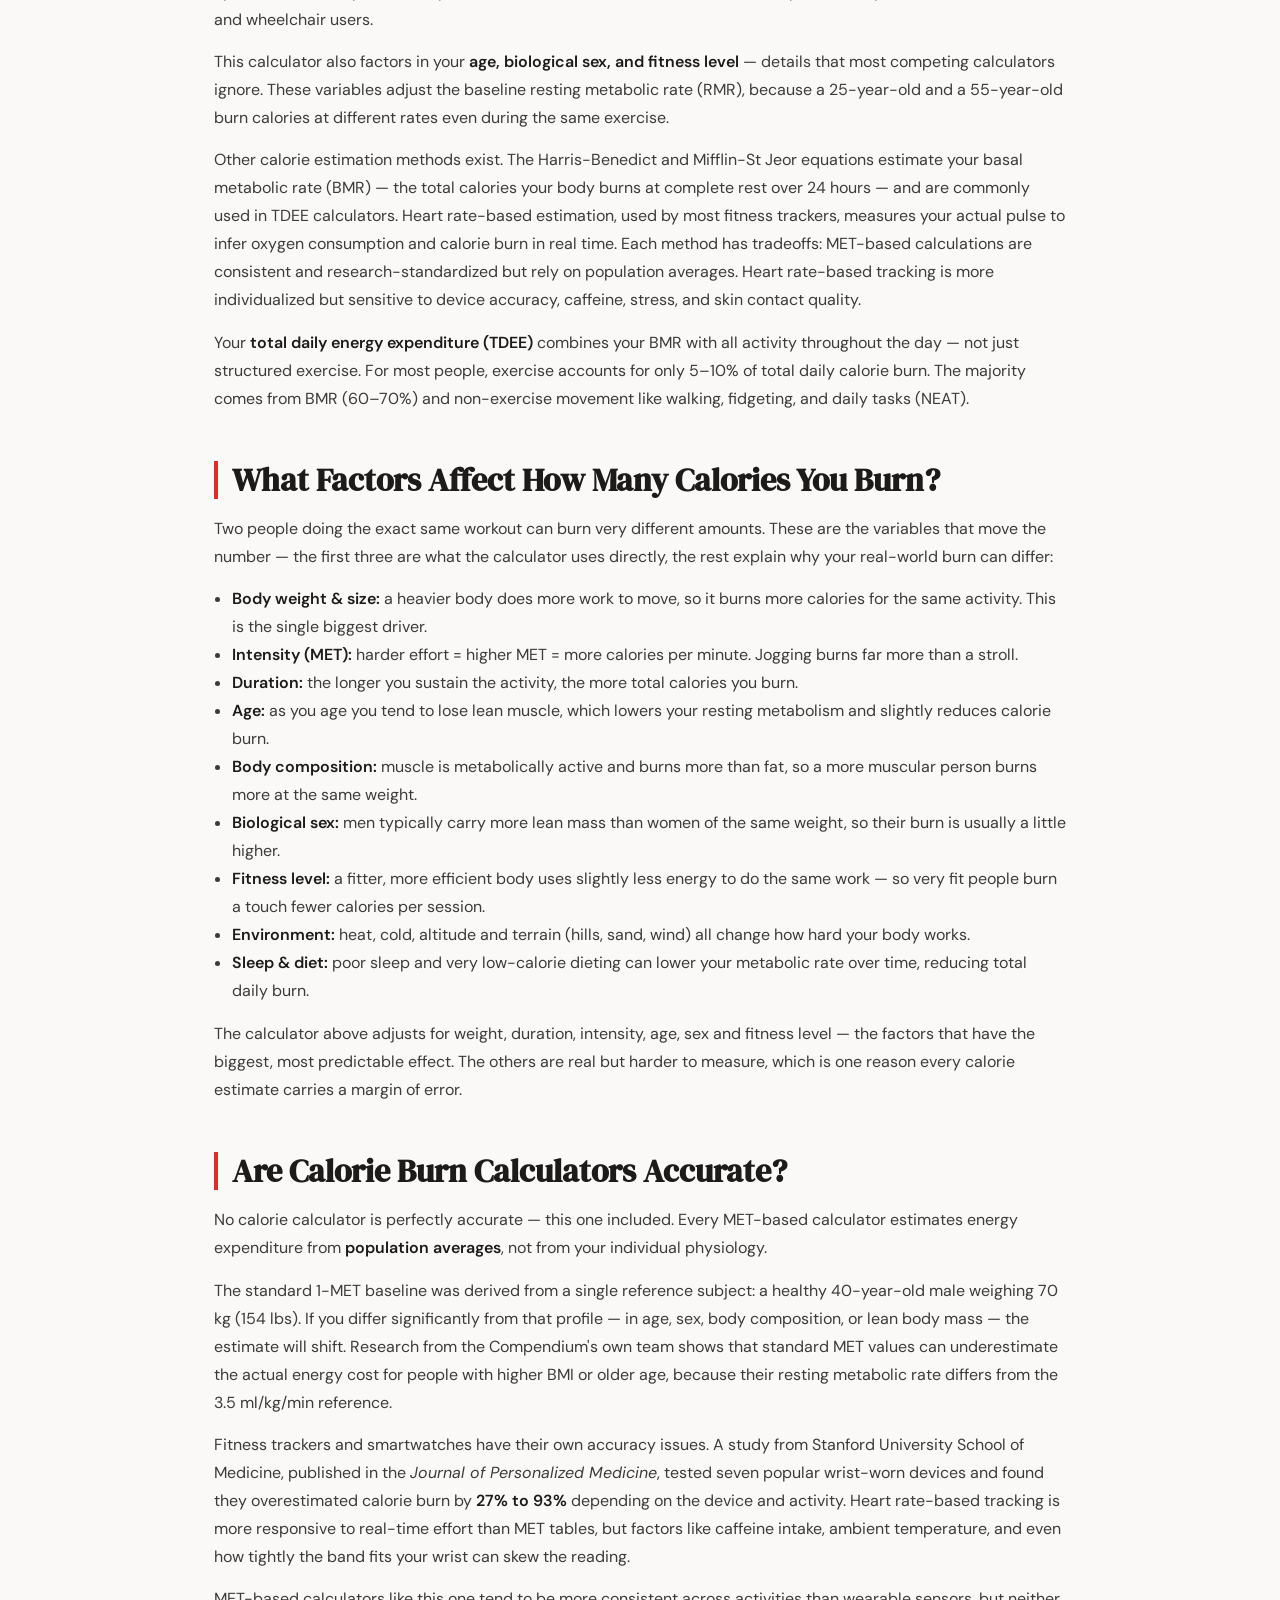
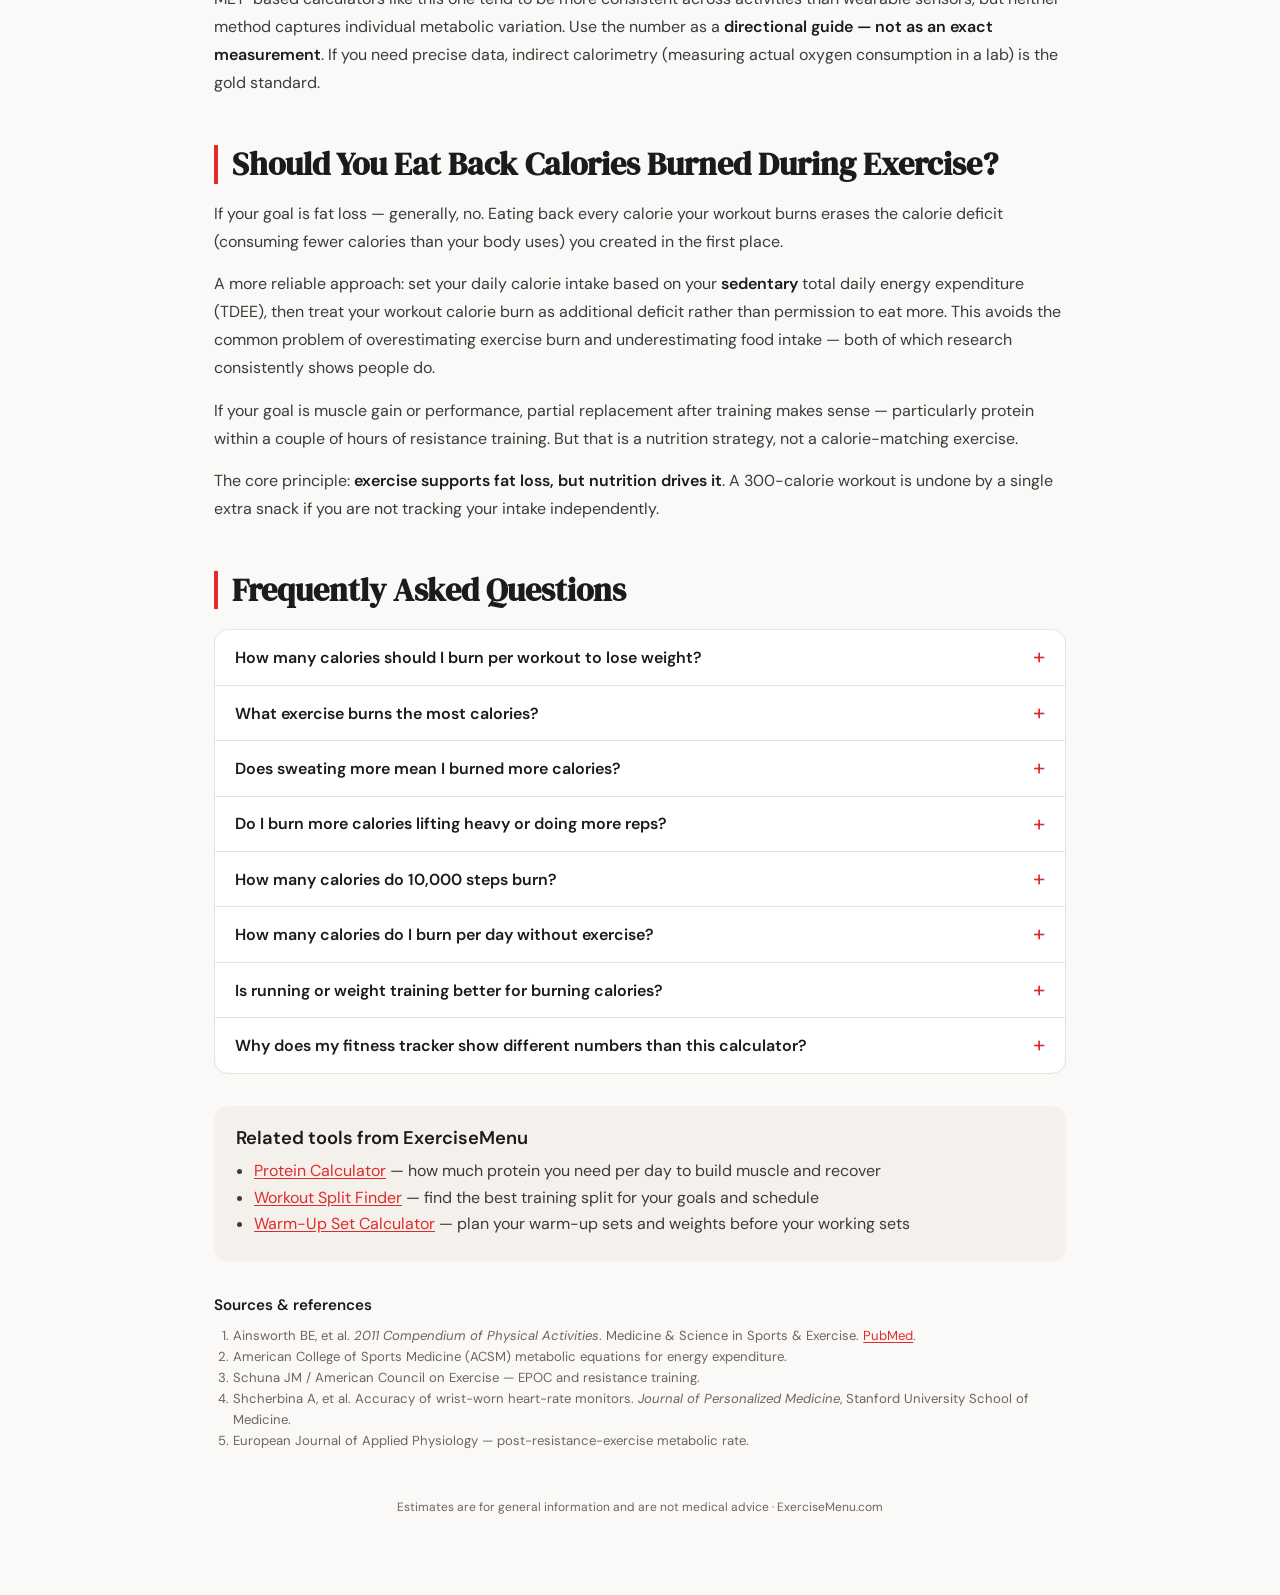
<file: calorie-burn-calculator.html>
<!DOCTYPE html>
<html lang="en">
<head>
<meta charset="UTF-8" />
<meta name="viewport" content="width=device-width, initial-scale=1.0"/>
<meta name="robots" content="index, follow, max-image-preview:large"/>

<title>Calorie Burn Calculator: How Many Calories Did I Burn?</title>
<meta name="description" content="How many calories did you burn? Free calorie burn calculator for running, walking, HIIT, weight training &amp; 70+ activities — personalized by your weight, age, sex &amp; fitness level."/>
<link rel="canonical" href="https://exercisemenu.com/calorie-burn-calculator/"/>

<!-- Open Graph / social -->
<meta property="og:type" content="website"/>
<meta property="og:title" content="Calorie Burn Calculator: How Many Calories Did I Burn?"/>
<meta property="og:description" content="Estimate calories burned for 70+ exercises — running, walking, HIIT, weights &amp; more. Personalized by weight, age, sex and fitness level."/>
<meta property="og:url" content="https://exercisemenu.com/calorie-burn-calculator/"/>
<meta name="twitter:card" content="summary_large_image"/>

<link href="https://fonts.googleapis.com/css2?family=DM+Serif+Display:ital@0;1&family=DM+Sans:wght@300;400;500;600;700&display=swap" rel="stylesheet"/>

<!-- Schema: WebApplication -->
<script type="application/ld+json">
{
  "@context": "https://schema.org",
  "@type": "WebApplication",
  "name": "Calorie Burn Calculator",
  "url": "https://exercisemenu.com/calorie-burn-calculator/",
  "description": "Estimate how many calories you burn during any exercise. Based on MET values from the Compendium of Physical Activities, adjusted for weight, age, sex, and fitness level.",
  "applicationCategory": "HealthApplication",
  "operatingSystem": "All",
  "offers": { "@type": "Offer", "price": "0", "priceCurrency": "USD" },
  "creator": { "@type": "Organization", "name": "ExerciseMenu", "url": "https://exercisemenu.com" },
  "featureList": [
    "77+ exercise types with MET-based calorie estimation",
    "Adjustable for body weight, age, sex, fitness level, and intensity",
    "Comparison across exercise types for the same duration",
    "Fat burn estimation in grams",
    "Food equivalent and weekly projection"
  ]
}
</script>

<!-- Schema: HowTo -->
<script type="application/ld+json">
{
  "@context": "https://schema.org",
  "@type": "HowTo",
  "name": "How to calculate calories burned during exercise",
  "description": "Estimate calories burned for any activity using the MET method, adjusted for body weight and duration.",
  "step": [
    { "@type": "HowToStep", "name": "Enter your body weight", "text": "Enter your body weight in kilograms or pounds." },
    { "@type": "HowToStep", "name": "Choose your activity", "text": "Select your exercise so its MET value is applied automatically." },
    { "@type": "HowToStep", "name": "Set the duration", "text": "Enter how many minutes you exercised." },
    { "@type": "HowToStep", "name": "Get your result", "text": "The calculator returns estimated calories burned using the formula MET x 3.5 x weight(kg) / 200 x minutes, adjusted for age, sex and fitness level." }
  ]
}
</script>

<!-- Schema: FAQPage (matches the visible FAQ section below) -->
<script type="application/ld+json">
{
  "@context": "https://schema.org",
  "@type": "FAQPage",
  "mainEntity": [
    { "@type": "Question", "name": "How many calories should I burn per workout to lose weight?",
      "acceptedAnswer": { "@type": "Answer", "text": "A realistic target for most people is 200-400 calories per session, 4-5 days per week, combined with a moderate calorie deficit from food. The specific number matters far less than consistency over weeks and months." } },
    { "@type": "Question", "name": "What exercise burns the most calories?",
      "acceptedAnswer": { "@type": "Answer", "text": "Among common exercises, jump rope has the highest MET value at 11.8, followed by running at 8+ mph (13.8 MET) and squash (12.0 MET). However, the best calorie-burning exercise is the one you can sustain long enough to accumulate meaningful total burn." } },
    { "@type": "Question", "name": "Does sweating more mean I burned more calories?",
      "acceptedAnswer": { "@type": "Answer", "text": "No. Sweating is your body's cooling response, not a calorie indicator. You can sweat heavily in a hot room doing nothing. Calorie burn is driven by exercise intensity and how much muscle you engage, not by how wet your shirt gets." } },
    { "@type": "Question", "name": "Do I burn more calories lifting heavy or doing more reps?",
      "acceptedAnswer": { "@type": "Answer", "text": "During the session, calorie burn is similar. Heavy loads with fewer reps (3-6 range) and lighter loads with more reps (12-20 range) produce comparable in-session energy expenditure. The difference is afterward - heavy compound lifts tend to produce greater EPOC, meaning your metabolism stays elevated longer post-workout." } },
    { "@type": "Question", "name": "How many calories do 10,000 steps burn?",
      "acceptedAnswer": { "@type": "Answer", "text": "Roughly 400-500 calories for an average adult, depending on your weight, walking speed, and terrain. A 180 lb person walking briskly on varied terrain will burn significantly more than a 130 lb person strolling on flat ground." } },
    { "@type": "Question", "name": "How many calories do I burn per day without exercise?",
      "acceptedAnswer": { "@type": "Answer", "text": "Your body burns calories around the clock just to stay alive - this is your basal metabolic rate (BMR). For most adults, BMR falls between 1,400 and 1,800 calories per day. Add daily movement like walking, cooking, and fidgeting (NEAT), and most people burn 1,800-2,400 calories per day before any structured exercise." } },
    { "@type": "Question", "name": "Is running or weight training better for burning calories?",
      "acceptedAnswer": { "@type": "Answer", "text": "Running burns more calories per minute during the session. Weight training burns fewer during the workout but elevates your resting metabolic rate afterward through EPOC and builds muscle tissue that increases daily calorie burn over time. For overall body composition, combining both produces better results than either alone." } },
    { "@type": "Question", "name": "Why does my fitness tracker show different numbers than this calculator?",
      "acceptedAnswer": { "@type": "Answer", "text": "Fitness trackers estimate calorie burn from heart rate sensors and accelerometers, which are affected by wrist fit, skin tone, device calibration, and arm movement during exercise. MET-based calculators use standardized activity data from controlled research. Both are estimates - they use different methods, so the numbers will rarely match exactly." } }
  ]
}
</script>

<style>
  :root {
    --surface: #0b0b0b;
    --surface2: #151515;
    --border: rgba(255,255,255,0.07);
    --accent: #E02B2B;
    --accent2: #ef4444;
    --accent-glow: rgba(224,43,43,0.15);
    --text: #f0ede8;
    --muted: #6b6878;
    --muted2: #9794a0;
    /* light content theme */
    --page-bg: #faf9f7;
    --ink: #1c1b1a;
    --ink-soft: #3d3b39;
    --ink-mute: #6b6760;
    --line: #e7e3dd;
    --card-bg: #ffffff;
  }

  *, *::before, *::after { box-sizing: border-box; margin: 0; padding: 0; }

  body {
    background: var(--page-bg);
    color: var(--ink);
    font-family: 'DM Sans', sans-serif;
    min-height: 100vh;
    overflow-x: hidden;
  }

  .container { position: relative; z-index: 1; max-width: 900px; margin: 0 auto; padding: 3rem 1.5rem 5rem; }

  /* ---------- Header ---------- */
  header { margin-bottom: 2.5rem; animation: fadeUp 0.6s ease both; }
  .badge {
    display: inline-flex; align-items: center; gap: 6px;
    background: var(--accent-glow); border: 1px solid rgba(224,43,43,0.3);
    border-radius: 100px; padding: 5px 14px; font-size: 11px; font-weight: 600;
    letter-spacing: 0.08em; text-transform: uppercase; color: var(--accent2); margin-bottom: 1.25rem;
  }
  .badge-dot { width: 6px; height: 6px; border-radius: 50%; background: var(--accent); animation: pulse 2s infinite; }
  h1 { font-family: 'DM Serif Display', serif; font-size: clamp(2.4rem, 6vw, 4rem); line-height: 1.1; letter-spacing: -0.02em; color: var(--ink); }
  h1 .h1-accent { font-style: italic; color: var(--accent); }
  .subtitle { margin-top: 0.85rem; color: var(--ink-soft); font-size: 1.05rem; font-weight: 400; max-width: 620px; line-height: 1.6; }
  .authorbox { display: flex; gap: 14px; align-items: center; margin-top: 1.25rem; padding: 14px 18px; background: var(--card-bg); border: 1px solid var(--line); border-left: 4px solid var(--accent); border-radius: 12px; max-width: 680px; box-shadow: 0 2px 12px rgba(0,0,0,0.05); }
  .authorbox-badge { flex-shrink: 0; width: 44px; height: 44px; border-radius: 50%; background: linear-gradient(135deg, #E02B2B, #ef4444); color: #fff; font-weight: 700; font-size: 15px; letter-spacing: 0.02em; display: flex; align-items: center; justify-content: center; box-shadow: 0 4px 12px rgba(224,43,43,0.3); }
  .authorbox-meta { font-size: 0.85rem; line-height: 1.55; }
  .authorbox-top { color: var(--ink); }
  .authorbox-top strong { font-weight: 600; }
  .authorbox-sub { color: var(--ink-mute); margin-top: 3px; }
  .authorbox-sub a { color: var(--accent); text-decoration: none; }
  .authorbox-sub a:hover { text-decoration: underline; }
  @media (max-width: 480px) { .authorbox { align-items: flex-start; } }

  /* ---------- Calculator card ---------- */
  .card { background: var(--surface); border: 1px solid rgba(224,43,43,0.25); border-radius: 20px; overflow: hidden; color: var(--text); animation: fadeUp 0.6s 0.1s ease both; box-shadow: 0 20px 60px rgba(0,0,0,0.18); }
  .card-header { display: flex; align-items: center; gap: 10px; padding: 1.25rem 1.75rem; border-bottom: 1px solid var(--border); }
  .dot { width: 10px; height: 10px; border-radius: 50%; }
  .dot-red { background: #ff5f57; } .dot-yellow { background: #febc2e; } .dot-green { background: #28c840; }
  .card-title { margin-left: 6px; font-size: 12px; color: var(--muted); font-weight: 500; letter-spacing: 0.04em; }
  .card-body { padding: 2rem 1.75rem; display: grid; grid-template-columns: 1fr 1fr; gap: 1.5rem; }
  @media (max-width: 600px) { .card-body { grid-template-columns: 1fr; } }

  .unit-toggle { grid-column: 1 / -1; display: flex; background: var(--surface2); border-radius: 10px; padding: 4px; gap: 4px; }
  .unit-btn { flex: 1; padding: 8px; border: none; background: transparent; color: var(--muted2); font-family: 'DM Sans', sans-serif; font-size: 13px; font-weight: 500; border-radius: 7px; cursor: pointer; transition: all 0.2s; }
  .unit-btn.active { background: var(--accent); color: #fff; }

  .field { display: flex; flex-direction: column; gap: 8px; }
  .field.full { grid-column: 1 / -1; }
  .field label { font-size: 12px; font-weight: 600; letter-spacing: 0.06em; text-transform: uppercase; color: var(--muted2); }
  .field input, .field select { background: var(--surface2); border: 1px solid var(--border); border-radius: 10px; padding: 13px 16px; font-family: 'DM Sans', sans-serif; font-size: 15px; color: var(--text); outline: none; transition: border-color 0.2s; -webkit-appearance: none; appearance: none; }
  .field input:focus, .field select:focus { border-color: rgba(224,43,43,0.5); box-shadow: 0 0 0 3px rgba(224,43,43,0.08); }
  .field select { background-image: url("data:image/svg+xml,%3Csvg xmlns='http://www.w3.org/2000/svg' width='12' height='8' viewBox='0 0 12 8'%3E%3Cpath d='M1 1l5 5 5-5' stroke='%236b6878' stroke-width='1.5' fill='none' stroke-linecap='round'/%3E%3C/svg%3E"); background-repeat: no-repeat; background-position: right 16px center; padding-right: 40px; cursor: pointer; }
  .field select option { background: #151515; }
  .field select optgroup { color: var(--accent); font-weight: 600; }

  .search-wrap { position: relative; margin-bottom: 6px; }
  .search-wrap input { width: 100%; background: var(--surface2); border: 1px solid var(--border); border-radius: 10px; padding: 10px 16px 10px 38px; font-family: 'DM Sans', sans-serif; font-size: 13px; color: var(--text); outline: none; transition: border-color 0.2s; }
  .search-wrap input:focus { border-color: rgba(224,43,43,0.5); }
  .search-wrap input::placeholder { color: var(--muted); }
  .search-wrap::before { content: '🔍'; position: absolute; left: 12px; top: 50%; transform: translateY(-50%); font-size: 13px; pointer-events: none; }

  .intensity-group { display: grid; grid-template-columns: repeat(3, 1fr); gap: 8px; }
  .int-pill { padding: 10px 6px; border: 1px solid var(--border); border-radius: 10px; background: var(--surface2); color: var(--muted2); font-size: 12px; font-weight: 500; text-align: center; cursor: pointer; transition: all 0.2s; }
  .int-pill:hover { border-color: rgba(224,43,43,0.3); }
  .int-pill.active { border-color: var(--accent); background: var(--accent-glow); color: var(--accent2); }
  .int-pill .int-icon { font-size: 18px; display: block; margin-bottom: 4px; }

  .slider-wrap { position: relative; }
  .slider-vals { display: flex; justify-content: space-between; font-size: 12px; color: var(--muted); margin-top: 6px; }
  .slider-current { position: absolute; right: 0; top: -26px; font-size: 13px; font-weight: 600; color: var(--accent); }
  input[type=range] { -webkit-appearance: none; appearance: none; width: 100%; height: 4px; border-radius: 2px; background: var(--surface2); outline: none; border: none; padding: 0; }
  input[type=range]::-webkit-slider-thumb { -webkit-appearance: none; width: 18px; height: 18px; border-radius: 50%; background: var(--accent); cursor: pointer; box-shadow: 0 0 10px rgba(224,43,43,0.4); }
  input[type=range]::-moz-range-thumb { width: 18px; height: 18px; border-radius: 50%; background: var(--accent); cursor: pointer; border: none; }

  .calc-btn { grid-column: 1 / -1; display: flex; align-items: center; justify-content: center; width: 100%; min-height: 54px; padding: 15px 20px; height: auto; background: var(--accent); border: none; border-radius: 12px; color: #fff; font-family: 'DM Sans', sans-serif; font-size: 15px; font-weight: 600; line-height: 1.4; letter-spacing: 0.02em; white-space: normal; cursor: pointer; transition: all 0.2s; position: relative; overflow: hidden; }
  .calc-btn::after { content: ''; position: absolute; inset: 0; background: linear-gradient(135deg, rgba(255,255,255,0.1) 0%, transparent 60%); }
  .calc-btn:hover { background: var(--accent2); transform: translateY(-1px); box-shadow: 0 8px 30px rgba(224,43,43,0.35); }
  .calc-btn:active { transform: translateY(0); }

  .results { padding: 0 1.75rem 2rem; animation: fadeUp 0.5s ease both; }
  .results-divider { height: 1px; background: var(--border); margin-bottom: 2rem; }
  .results-grid { display: grid; grid-template-columns: 2fr 1fr 1fr; gap: 12px; margin-bottom: 1.5rem; }
  @media (max-width: 600px) { .results-grid { grid-template-columns: 1fr 1fr; } .results-grid .main-metric { grid-column: 1 / -1; } }
  .metric-card { background: var(--surface2); border: 1px solid var(--border); border-radius: 14px; padding: 1.25rem; }
  .main-metric { background: linear-gradient(135deg, rgba(224,43,43,0.12), rgba(224,43,43,0.04)); border-color: rgba(224,43,43,0.2); }
  .metric-label { font-size: 11px; font-weight: 600; letter-spacing: 0.08em; text-transform: uppercase; color: var(--muted2); margin-bottom: 8px; }
  .metric-value { font-family: 'DM Serif Display', serif; font-size: 2.8rem; line-height: 1; color: var(--accent); }
  .metric-unit { font-size: 14px; color: var(--muted2); margin-top: 4px; }
  .metric-small .metric-value { font-size: 1.6rem; color: var(--text); }

  .extra-metrics { display: grid; grid-template-columns: repeat(4, 1fr); gap: 10px; margin-bottom: 1.5rem; }
  @media (max-width: 600px) { .extra-metrics { grid-template-columns: 1fr 1fr; } }
  .extra-card { background: var(--surface2); border: 1px solid var(--border); border-radius: 12px; padding: 1rem; text-align: center; }
  .extra-card .extra-icon { font-size: 20px; margin-bottom: 6px; }
  .extra-card .extra-val { font-family: 'DM Serif Display', serif; font-size: 1.2rem; color: var(--text); line-height: 1.2; }
  .extra-card .extra-label { font-size: 10px; font-weight: 600; letter-spacing: 0.06em; text-transform: uppercase; color: var(--muted2); margin-top: 4px; }

  .intensity-bar-wrap { margin-bottom: 1.5rem; }
  .bar-header { display: flex; justify-content: space-between; align-items: center; margin-bottom: 10px; }
  .bar-title { font-size: 12px; font-weight: 600; letter-spacing: 0.06em; text-transform: uppercase; color: var(--muted2); }
  .bar-pct { font-size: 13px; font-weight: 600; color: var(--accent); }
  .bar-track { height: 8px; background: var(--surface2); border-radius: 4px; overflow: hidden; }
  .bar-fill { height: 100%; border-radius: 4px; transition: width 0.8s cubic-bezier(0.34,1.56,0.64,1); background: linear-gradient(90deg, #E02B2B, #ef4444); }
  .bar-ticks { display: flex; justify-content: space-between; margin-top: 6px; font-size: 11px; color: var(--muted); }

  .breakdown { background: var(--surface2); border: 1px solid var(--border); border-radius: 14px; overflow: hidden; }
  .breakdown-header { padding: 1rem 1.25rem; border-bottom: 1px solid var(--border); font-size: 12px; font-weight: 600; letter-spacing: 0.06em; text-transform: uppercase; color: var(--muted2); }
  .breakdown-row { display: flex; align-items: center; justify-content: space-between; padding: 14px 1.25rem; border-bottom: 1px solid var(--border); transition: background 0.15s; }
  .breakdown-row:last-child { border-bottom: none; }
  .breakdown-row:hover { background: rgba(255,255,255,0.02); }
  .breakdown-left { display: flex; align-items: center; gap: 10px; }
  .breakdown-icon { width: 32px; height: 32px; border-radius: 8px; display: flex; align-items: center; justify-content: center; font-size: 16px; background: var(--surface); }
  .breakdown-name { font-size: 14px; font-weight: 500; color: var(--text); }
  .breakdown-met { font-size: 12px; color: var(--muted); }
  .breakdown-cal { font-family: 'DM Serif Display', serif; font-size: 1.3rem; color: var(--text); }
  .breakdown-cal span { font-size: 12px; color: var(--muted); font-family: 'DM Sans', sans-serif; }

  .tip-card { margin-top: 1rem; padding: 1rem 1.25rem; background: rgba(59,130,246,0.07); border: 1px solid rgba(59,130,246,0.2); border-radius: 12px; display: flex; gap: 10px; align-items: flex-start; }
  .tip-icon { font-size: 16px; margin-top: 2px; flex-shrink: 0; }
  .tip-text { font-size: 13px; color: #1e40af; line-height: 1.6; }

  .card-footnote { text-align: center; margin: 1.25rem 0 0; font-size: 12px; color: var(--ink-mute); }
  .card-footnote a { color: var(--accent); text-decoration: none; }
  .card-footnote a:hover { text-decoration: underline; }

  /* ---------- SEO content ---------- */
  .cbc-content { margin-top: 3.5rem; animation: fadeUp 0.6s 0.2s ease both; }
  .cbc-content h2 { font-family: 'DM Serif Display', serif; font-size: clamp(1.6rem, 3.5vw, 2rem); line-height: 1.2; color: var(--ink); margin: 3rem 0 1rem; padding-left: 14px; border-left: 4px solid var(--accent); }
  .cbc-content h2:first-child { margin-top: 0; }
  .cbc-content h3 { font-size: 1.15rem; font-weight: 600; color: var(--ink); margin: 1.75rem 0 0.6rem; }
  .cbc-content p { color: var(--ink-soft); line-height: 1.75; margin: 0.9rem 0; font-size: 1rem; }
  .cbc-content a { color: var(--accent); text-decoration: underline; text-underline-offset: 2px; }
  .cbc-content strong { color: var(--ink); font-weight: 600; }

  .table-scroll { overflow-x: auto; margin: 1.25rem 0; border: 1px solid var(--line); border-radius: 14px; }
  table.cbc-table { width: 100%; border-collapse: collapse; font-size: 0.95rem; min-width: 460px; }
  table.cbc-table thead th { background: #1c1b1a; color: #fff; text-align: left; padding: 13px 16px; font-weight: 600; font-size: 0.85rem; letter-spacing: 0.02em; }
  table.cbc-table tbody td { padding: 12px 16px; border-top: 1px solid var(--line); color: var(--ink-soft); }
  table.cbc-table tbody tr:nth-child(even) { background: #f4f1ec; }
  table.cbc-table tbody td:first-child { font-weight: 500; color: var(--ink); }
  table.cbc-table td.num { font-variant-numeric: tabular-nums; }

  .callout { margin: 1.5rem 0; padding: 1.1rem 1.3rem; border-radius: 12px; border: 1px solid var(--line); background: #fff; }
  .callout.accent { border-color: rgba(224,43,43,0.25); background: linear-gradient(135deg, rgba(224,43,43,0.06), rgba(224,43,43,0.02)); }
  .callout .callout-title { font-weight: 700; color: var(--ink); margin-bottom: 0.3rem; display: flex; align-items: center; gap: 8px; }
  .callout p { margin: 0.3rem 0 0; }

  .formula-box { background: #1c1b1a; color: #f0ede8; border-radius: 16px; padding: 1.5rem; margin: 1.5rem 0; }
  .formula-box .fb-head { font-size: 0.8rem; letter-spacing: 0.06em; text-transform: uppercase; color: var(--muted2); margin-bottom: 1rem; }
  .fb-steps { display: grid; grid-template-columns: repeat(3, 1fr); gap: 12px; margin-bottom: 1.25rem; }
  @media (max-width: 600px) { .fb-steps { grid-template-columns: 1fr; } }
  .fb-step { background: rgba(255,255,255,0.04); border: 1px solid rgba(255,255,255,0.08); border-radius: 12px; padding: 1rem; }
  .fb-step .fb-n { font-size: 0.72rem; font-weight: 700; letter-spacing: 0.08em; text-transform: uppercase; color: var(--accent2); margin-bottom: 0.5rem; }
  .fb-step .fb-item { font-size: 0.9rem; color: #f0ede8; margin: 0.25rem 0; }
  .fb-step .fb-sub { font-size: 0.78rem; color: var(--muted2); }
  .fb-formula { text-align: center; font-family: 'DM Serif Display', serif; font-size: clamp(1.1rem, 3vw, 1.5rem); color: #fff; padding: 1rem; background: rgba(224,43,43,0.14); border-radius: 12px; }
  .fb-formula small { display:block; font-family:'DM Sans',sans-serif; font-size: 0.8rem; color: var(--muted2); margin-top: 0.4rem; }

  /* FAQ accordion */
  .faq-list { margin: 1.25rem 0; border: 1px solid var(--line); border-radius: 14px; overflow: hidden; background: #fff; }
  .faq-list details { border-top: 1px solid var(--line); }
  .faq-list details:first-child { border-top: none; }
  .faq-list summary { list-style: none; cursor: pointer; padding: 16px 20px; font-weight: 600; color: var(--ink); display: flex; justify-content: space-between; align-items: center; gap: 12px; font-size: 1rem; }
  .faq-list summary::-webkit-details-marker { display: none; }
  .faq-list summary::after { content: '+'; font-size: 1.4rem; color: var(--accent); font-weight: 400; line-height: 1; flex-shrink: 0; transition: transform 0.2s; }
  .faq-list details[open] summary::after { content: '\2212'; }
  .faq-list .faq-a { padding: 0 20px 18px; color: var(--ink-soft); line-height: 1.7; }

  .related { margin-top: 2rem; padding: 1.3rem 1.4rem; background: #f4f1ec; border-radius: 14px; }
  .related h3 { margin-top: 0; }
  .related ul { margin: 0.5rem 0 0; padding-left: 1.1rem; }
  .related li { margin: 0.35rem 0; color: var(--ink-soft); }

  .sources { margin-top: 2rem; font-size: 0.82rem; color: var(--ink-mute); line-height: 1.6; }
  .sources h3 { font-size: 0.95rem; color: var(--ink); margin-bottom: 0.5rem; }
  .sources ol { padding-left: 1.2rem; }

  footer { text-align: center; margin-top: 3rem; font-size: 12px; color: var(--ink-mute); animation: fadeUp 0.6s 0.3s ease both; }
  footer a { color: var(--ink-mute); text-decoration: none; }
  footer a:hover { color: var(--accent); }

  @keyframes fadeUp { from { opacity: 0; transform: translateY(20px); } to { opacity: 1; transform: translateY(0); } }
  @keyframes pulse { 0%, 100% { opacity: 1; } 50% { opacity: 0.4; } }
  .hidden { display: none; }
</style>
</head>
<body>
<div class="container">

  <header>
    <div class="badge"><span class="badge-dot"></span> Fitness Tool</div>
    <h1>Calorie Burn <span class="h1-accent">Calculator</span></h1>
    <p class="subtitle">How many calories did you burn? Estimate calories burned for running, walking, HIIT, weight training and 70+ activities. Enter your weight, pick an exercise, set the duration — the result is personalized by your age, sex and fitness level, using MET values from the Compendium of Physical Activities.</p>
    <div class="authorbox">
      <div class="authorbox-badge">EM</div>
      <div class="authorbox-meta">
        <div class="authorbox-top">Written by the <strong>ExerciseMenu Team</strong> · Last updated November 2026</div>
        <div class="authorbox-sub">Method: MET values based on the <a href="https://pubmed.ncbi.nlm.nih.gov/21681120/" target="_blank" rel="noopener">Compendium of Physical Activities</a> (Ainsworth et al., 2011; latest <a href="https://pubmed.ncbi.nlm.nih.gov/38242596/" target="_blank" rel="noopener">2024 Adult Compendium</a> update) — the reference standard in exercise science.</div>
      </div>
    </div>
  </header>

  <div class="card">
    <div class="card-header">
      <div class="dot dot-red"></div>
      <div class="dot dot-yellow"></div>
      <div class="dot dot-green"></div>
      <span class="card-title">exercisemenu.com/calorie-burn-calculator/</span>
    </div>

    <div class="card-body">
      <!-- Unit toggle -->
      <div class="unit-toggle" style="grid-column:1/-1">
        <button type="button" class="unit-btn active" id="btn-kg" onclick="setUnit('kg')">Kilograms (kg)</button>
        <button type="button" class="unit-btn" id="btn-lb" onclick="setUnit('lb')">Pounds (lbs)</button>
      </div>

      <!-- Weight -->
      <div class="field">
        <label for="weight" id="weight-label">Body Weight (kg)</label>
        <input type="number" id="weight" inputmode="decimal" value="70" min="20" max="300" step="1" placeholder="e.g. 70"/>
      </div>

      <!-- Age -->
      <div class="field">
        <label for="age">Age (years)</label>
        <input type="number" id="age" inputmode="numeric" value="25" min="10" max="100" step="1" placeholder="e.g. 25"/>
      </div>

      <!-- Exercise type with search -->
      <div class="field full">
        <label for="exercise">Exercise Type</label>
        <div class="search-wrap">
          <input type="text" id="exercise-search" aria-label="Search exercises" placeholder="Search exercises... e.g. leg press, swimming, yoga" oninput="filterExercises(this.value)"/>
        </div>
        <select id="exercise">
          <optgroup label="🏃 Cardio">
            <option value="running_6">Running — 6 mph (10 min/mile)</option>
            <option value="running_8">Running — 8 mph (7.5 min/mile)</option>
            <option value="running_10">Running — 10 mph (6 min/mile)</option>
            <option value="jogging">Jogging — 4.5–5 mph</option>
            <option value="walking_brisk">Walking — brisk (3.5–4 mph)</option>
            <option value="walking_moderate">Walking — moderate (3.0 mph)</option>
            <option value="walking_slow">Walking — slow (2.0–2.5 mph)</option>
            <option value="incline_walking">Incline Walking — treadmill 5% grade</option>
            <option value="cycling_outdoor_mod">Cycling — outdoor, moderate</option>
            <option value="cycling_outdoor_vig">Cycling — outdoor, vigorous</option>
            <option value="cycling_stationary_mod">Cycling — stationary, moderate</option>
            <option value="cycling_stationary_vig">Cycling — stationary, vigorous</option>
            <option value="swimming_free_mod">Swimming — freestyle, moderate</option>
            <option value="swimming_free_vig">Swimming — freestyle, vigorous</option>
            <option value="swimming_back">Swimming — backstroke</option>
            <option value="swimming_butterfly">Swimming — butterfly</option>
            <option value="rowing_mod">Rowing Machine — moderate</option>
            <option value="rowing_vig">Rowing Machine — vigorous</option>
          </optgroup>
          <optgroup label="⚡ High Intensity">
            <option value="hiit">HIIT (general)</option>
            <option value="circuit_training">Circuit Training — vigorous</option>
            <option value="crossfit">CrossFit</option>
            <option value="boxing_bag">Boxing — punching bag</option>
            <option value="boxing_sparring">Boxing — sparring</option>
            <option value="kickboxing">Kickboxing</option>
            <option value="jump_rope">Jump Rope — moderate</option>
            <option value="burpees">Burpees</option>
          </optgroup>
          <optgroup label="🏋️ Strength Training">
            <option value="weight_training_mod">Weight Training — moderate</option>
            <option value="weight_training_vig">Weight Training — vigorous</option>
            <option value="squats">Squats</option>
            <option value="deadlifts">Deadlifts</option>
            <option value="bench_press">Bench Press</option>
            <option value="leg_press">Leg Press</option>
            <option value="leg_extension">Leg Extension (isolation)</option>
            <option value="lunges">Lunges / Split Squats</option>
            <option value="hip_thrust">Hip Thrusts / Glute Bridges</option>
            <option value="bicep_curls">Bicep Curls (isolation)</option>
            <option value="abs_crunches">Abs / Crunches / Sit-ups</option>
            <option value="bodyweight_mod">Bodyweight Exercises — moderate</option>
            <option value="bodyweight_vig">Bodyweight Exercises — vigorous</option>
            <option value="powerlifting">Powerlifting</option>
            <option value="kettlebell">Kettlebell Training</option>
          </optgroup>
          <optgroup label="🖥️ Cardio Machines">
            <option value="elliptical_mod">Elliptical — moderate</option>
            <option value="elliptical_vig">Elliptical — vigorous</option>
            <option value="gazelle">Gazelle Glider</option>
            <option value="stair_climber">Stair Climber</option>
            <option value="treadmill_walk">Treadmill — walking (3.5 mph)</option>
            <option value="treadmill_run">Treadmill — running (6 mph)</option>
          </optgroup>
          <optgroup label="⚽ Sports">
            <option value="football">Football / Soccer</option>
            <option value="basketball">Basketball — game play</option>
            <option value="tennis_singles">Tennis — singles</option>
            <option value="tennis_doubles">Tennis — doubles</option>
            <option value="badminton">Badminton</option>
            <option value="volleyball">Volleyball — competitive</option>
            <option value="cricket">Cricket</option>
            <option value="golf_carry">Golf — carrying clubs</option>
            <option value="golf_cart">Golf — using cart</option>
            <option value="martial_arts">Martial Arts (judo, karate, taekwondo)</option>
            <option value="wrestling">Wrestling</option>
            <option value="squash">Squash</option>
            <option value="skiing_downhill">Skiing — downhill</option>
            <option value="skiing_cross">Skiing — cross-country</option>
            <option value="rock_climbing">Rock Climbing</option>
          </optgroup>
          <optgroup label="🧘 Low Intensity & Flexibility">
            <option value="yoga_hatha">Yoga — hatha</option>
            <option value="yoga_power">Yoga — power/vinyasa</option>
            <option value="pilates">Pilates</option>
            <option value="stretching">Stretching</option>
            <option value="tai_chi">Tai Chi</option>
            <option value="dancing_gen">Dancing — general</option>
            <option value="dancing_vig">Dancing — vigorous (Zumba, hip-hop)</option>
            <option value="hiking">Hiking</option>
          </optgroup>
          <optgroup label="🏠 Daily Activities">
            <option value="gardening">Gardening — moderate</option>
            <option value="housework">Housework — general cleaning</option>
            <option value="mowing">Mowing Lawn — push mower</option>
            <option value="cooking">Cooking — standing</option>
            <option value="groceries">Walking — carrying groceries</option>
            <option value="playing_kids">Playing with Children — moderate</option>
            <option value="standing">Standing — general</option>
          </optgroup>
        </select>
      </div>

      <!-- Intensity -->
      <div class="field full">
        <label>Intensity Level</label>
        <div class="intensity-group">
          <div class="int-pill" id="int-low" onclick="setIntensity('low')"><span class="int-icon">🌿</span> Low</div>
          <div class="int-pill active" id="int-moderate" onclick="setIntensity('moderate')"><span class="int-icon">🔥</span> Moderate</div>
          <div class="int-pill" id="int-high" onclick="setIntensity('high')"><span class="int-icon">⚡</span> High</div>
        </div>
      </div>

      <!-- Duration slider -->
      <div class="field full">
        <label for="duration">Duration</label>
        <div class="slider-wrap">
          <span class="slider-current" id="dur-val">30 min</span>
          <input type="range" id="duration" min="5" max="180" value="30" step="5" oninput="updateDuration(this.value)"/>
          <div class="slider-vals"><span>5 min</span><span>3 hrs</span></div>
        </div>
      </div>

      <!-- Gender -->
      <div class="field">
        <label for="gender">Biological Sex</label>
        <select id="gender"><option value="male">Male</option><option value="female">Female</option></select>
      </div>

      <!-- Fitness level -->
      <div class="field">
        <label for="fitness">Fitness Level</label>
        <select id="fitness">
          <option value="beginner">Beginner</option>
          <option value="intermediate" selected>Intermediate</option>
          <option value="advanced">Advanced / Athlete</option>
        </select>
      </div>

      <button type="button" class="calc-btn" onclick="calculate()">Calculate Calories Burned →</button>
    </div>

    <!-- Results -->
    <div class="results hidden" id="results">
      <div class="results-divider"></div>
      <div class="results-grid">
        <div class="metric-card main-metric">
          <div class="metric-label">Total Calories Burned</div>
          <div class="metric-value" id="res-cal">—</div>
          <div class="metric-unit">kilocalories (kcal)</div>
        </div>
        <div class="metric-card metric-small">
          <div class="metric-label">Per Minute</div>
          <div class="metric-value" id="res-pm">—</div>
          <div class="metric-unit">kcal / min</div>
        </div>
        <div class="metric-card metric-small">
          <div class="metric-label">Fat Burned</div>
          <div class="metric-value" id="res-fat">—</div>
          <div class="metric-unit">grams</div>
        </div>
      </div>

      <div class="extra-metrics" id="extra-metrics">
        <div class="extra-card"><div class="extra-icon">⏱️</div><div class="extra-val" id="res-hourly">—</div><div class="extra-label">Per Hour</div></div>
        <div class="extra-card"><div class="extra-icon">🍔</div><div class="extra-val" id="res-food">—</div><div class="extra-label">Food Equivalent</div></div>
        <div class="extra-card"><div class="extra-icon">📅</div><div class="extra-val" id="res-weekly">—</div><div class="extra-label">4× Per Week</div></div>
        <div class="extra-card"><div class="extra-icon">⚖️</div><div class="extra-val" id="res-fatloss">—</div><div class="extra-label">Sessions to Burn 1 lb Fat</div></div>
      </div>

      <div class="intensity-bar-wrap">
        <div class="bar-header"><span class="bar-title">Exercise Intensity</span><span class="bar-pct" id="bar-pct">—</span></div>
        <div class="bar-track"><div class="bar-fill" id="bar-fill" style="width:0%"></div></div>
        <div class="bar-ticks"><span>Light</span><span>Moderate</span><span>Vigorous</span><span>Max</span></div>
      </div>

      <div class="breakdown">
        <div class="breakdown-header">How it compares — same duration</div>
        <div id="breakdown-rows"></div>
      </div>

      <div class="tip-card" id="tip-card"><span class="tip-icon">💡</span><p class="tip-text" id="tip-text"></p></div>
    </div>
  </div>

  <p class="card-footnote">Estimates based on MET values from the <a href="https://pubmed.ncbi.nlm.nih.gov/21681120/" target="_blank" rel="noopener">2011 Compendium of Physical Activities</a> · Results vary by individual physiology.</p>

  <!-- ===================== DISTANCE CALCULATOR ===================== -->
  <div class="card" style="margin-top:1.75rem">
    <div class="card-header">
      <div class="dot dot-red"></div><div class="dot dot-yellow"></div><div class="dot dot-green"></div>
      <span class="card-title">Calories Burned by Distance — walk, run or cycle</span>
    </div>
    <div class="card-body">
      <p style="grid-column:1/-1;color:var(--muted2);font-size:13px;margin:-0.5rem 0 0.25rem;line-height:1.5">Estimate calories for covering a set distance — answers questions like "calories burned walking a mile" or "how far to run to burn 400 calories."</p>
      <div class="field">
        <label for="d-activity">Activity</label>
        <select id="d-activity" onchange="dUpdatePace()">
          <option value="walking">Walking</option>
          <option value="running" selected>Running</option>
          <option value="cycling">Cycling</option>
        </select>
      </div>
      <div class="field">
        <label for="d-pace">Pace / Speed</label>
        <select id="d-pace"></select>
      </div>
      <div class="field">
        <label for="d-distance">Distance</label>
        <input type="number" id="d-distance" inputmode="decimal" value="5" min="0.1" step="0.1"/>
      </div>
      <div class="field">
        <label for="d-dunit">Distance Unit</label>
        <select id="d-dunit"><option value="mi">Miles</option><option value="km">Kilometers</option></select>
      </div>
      <div class="field">
        <label for="d-weight">Body Weight</label>
        <input type="number" id="d-weight" inputmode="decimal" value="70" min="20" max="300" step="1"/>
      </div>
      <div class="field">
        <label for="d-wunit">Weight Unit</label>
        <select id="d-wunit"><option value="kg">Kilograms (kg)</option><option value="lb">Pounds (lbs)</option></select>
      </div>
      <button type="button" class="calc-btn" onclick="calcDistance()">Calculate Calories by Distance →</button>
    </div>
    <div class="results hidden" id="d-results">
      <div class="results-divider"></div>
      <div class="results-grid">
        <div class="metric-card main-metric"><div class="metric-label">Calories Burned</div><div class="metric-value" id="d-cal">—</div><div class="metric-unit">kilocalories (kcal)</div></div>
        <div class="metric-card metric-small"><div class="metric-label">Estimated Time</div><div class="metric-value" id="d-time">—</div><div class="metric-unit" id="d-time-u">minutes</div></div>
        <div class="metric-card metric-small"><div class="metric-label">Per Mile / Km</div><div class="metric-value" id="d-perunit">—</div><div class="metric-unit">kcal each</div></div>
      </div>
    </div>
  </div>

  <!-- ===================== SEO CONTENT ===================== -->
  <article class="cbc-content">

    <h2>What Do Your Calorie Results Mean?</h2>
    <p>The number this calculator gives you is an <strong>estimate of the energy your body used</strong> during that activity, in kilocalories ("calories"). It is a useful, research-based guide — not a precise measurement — so treat it as a target range rather than an exact figure.</p>
    <p>Here is how to use it:</p>
    <ul style="color:var(--ink-soft);line-height:1.75;margin:0.5rem 0 0.5rem 1.1rem">
      <li><strong>For weight loss:</strong> burning roughly 3,500 calories more than you eat equals about 1 lb (0.45 kg) of fat lost. Use your exercise burn as extra deficit on top of a sensible diet — don't "eat it all back."</li>
      <li><strong>For fitness:</strong> aim for 150+ minutes of moderate activity a week (ACSM/WHO guidance). The calorie number helps you compare and progress your sessions.</li>
      <li><strong>What's next:</strong> pair this with your daily calorie needs. Your workout is usually only 5–10% of your total daily burn — the rest is your resting metabolism and everyday movement.</li>
    </ul>

    <h2>How Many Calories Do Common Exercises Burn?</h2>
    <p>Calorie burn depends on three things: <strong>what you do, how much you weigh, and how long you do it</strong>. The table below shows estimated calories burned during 30 minutes of common exercises, calculated using MET values from the 2011 Compendium of Physical Activities.</p>

    <div class="table-scroll">
      <table class="cbc-table">
        <thead>
          <tr><th>Exercise</th><th>150 lb / 68 kg (30 min)</th><th>180 lb / 82 kg (30 min)</th><th>MET</th></tr>
        </thead>
        <tbody>
          <tr><td>Walking — moderate (3.0 mph)</td><td class="num">125 cal</td><td class="num">151 cal</td><td class="num">3.5</td></tr>
          <tr><td>Walking — brisk (3.5 mph)</td><td class="num">154 cal</td><td class="num">185 cal</td><td class="num">4.3</td></tr>
          <tr><td>Running (6 mph / 10 min mile)</td><td class="num">350 cal</td><td class="num">422 cal</td><td class="num">9.8</td></tr>
          <tr><td>Cycling — stationary, moderate</td><td class="num">243 cal</td><td class="num">293 cal</td><td class="num">6.8</td></tr>
          <tr><td>Swimming — freestyle, moderate</td><td class="num">250 cal</td><td class="num">301 cal</td><td class="num">7.0</td></tr>
          <tr><td>Weight training — moderate</td><td class="num">125 cal</td><td class="num">151 cal</td><td class="num">3.5</td></tr>
          <tr><td>Weight training — vigorous</td><td class="num">214 cal</td><td class="num">258 cal</td><td class="num">6.0</td></tr>
          <tr><td>HIIT / Circuit training</td><td class="num">286 cal</td><td class="num">344 cal</td><td class="num">8.0</td></tr>
          <tr><td>Jump rope — moderate pace</td><td class="num">421 cal</td><td class="num">508 cal</td><td class="num">11.8</td></tr>
          <tr><td>Rowing machine — moderate</td><td class="num">250 cal</td><td class="num">301 cal</td><td class="num">7.0</td></tr>
          <tr><td>Elliptical — moderate</td><td class="num">179 cal</td><td class="num">215 cal</td><td class="num">5.0</td></tr>
          <tr><td>Stair climber</td><td class="num">321 cal</td><td class="num">388 cal</td><td class="num">9.0</td></tr>
          <tr><td>Yoga — hatha</td><td class="num">89 cal</td><td class="num">108 cal</td><td class="num">2.5</td></tr>
          <tr><td>Bodyweight exercises</td><td class="num">136 cal</td><td class="num">164 cal</td><td class="num">3.8</td></tr>
          <tr><td>Standing — general</td><td class="num">64 cal</td><td class="num">77 cal</td><td class="num">1.8</td></tr>
        </tbody>
      </table>
    </div>

    <p>Of all common exercises, <strong>jump rope burns the most calories per minute</strong> — at 11.8 MET, it requires nearly 12 times the energy of sitting still. Running at 6 mph comes second at 9.8 MET, followed by stair climbing at 9.0 MET.</p>
    <p>To estimate calories burned per hour, double the 30-minute values above. Keep in mind that very few people maintain high-intensity activities like jump rope or fast running for a full hour — your actual hourly burn will depend on how long you can sustain that pace.</p>
    <p>These numbers are estimates. Your actual calorie burn varies with age, fitness level, lean body mass, and workout intensity — which is why the calculator above asks for those details.</p>

    <h2>How Long Does It Take to Burn 100–500 Calories?</h2>
    <p>Another common question is the reverse: <strong>how long do you have to exercise to burn a set number of calories?</strong> The table below shows approximate minutes for a 155 lb (70 kg) person at three intensities. Lighter people take a little longer; heavier people reach the target faster.</p>
    <div class="table-scroll">
      <table class="cbc-table">
        <thead>
          <tr><th>Calorie target</th><th>Brisk walking (4.3 MET)</th><th>Jogging (7.0 MET)</th><th>Running 6 mph (9.8 MET)</th></tr>
        </thead>
        <tbody>
          <tr><td>Burn 100 calories</td><td class="num">~19 min</td><td class="num">~12 min</td><td class="num">~8 min</td></tr>
          <tr><td>Burn 150 calories</td><td class="num">~28 min</td><td class="num">~17 min</td><td class="num">~13 min</td></tr>
          <tr><td>Burn 250 calories</td><td class="num">~47 min</td><td class="num">~29 min</td><td class="num">~21 min</td></tr>
          <tr><td>Burn 350 calories</td><td class="num">~66 min</td><td class="num">~41 min</td><td class="num">~29 min</td></tr>
          <tr><td>Burn 500 calories</td><td class="num">~95 min</td><td class="num">~58 min</td><td class="num">~42 min</td></tr>
        </tbody>
      </table>
    </div>
    <p>For any other activity, weight or target, set the exercise and duration in the calculator above and adjust the minutes until you hit your goal.</p>

    <h2>How Many Calories Does Weight Training Burn?</h2>
    <p>Moderate-effort weight training burns roughly <strong>125–150 calories per 30 minutes</strong> for most people, depending on body weight. That is lower than running or cycling during the session itself — but the number is misleading on its own.</p>
    <p>Resistance training creates a post-workout calorie burn that cardio does not match. This effect is called <strong>EPOC (excess post-exercise oxygen consumption)</strong>, sometimes referred to as the "afterburn effect." Your body continues consuming extra oxygen — and therefore extra calories — for hours after you finish lifting. A study published in the <em>European Journal of Applied Physiology</em> found that after a 31-minute heavy resistance session, participants' metabolic rate remained elevated for up to 38 hours post-exercise.</p>
    <div class="callout accent">
      <div class="callout-title">🔥 The afterburn effect (EPOC)</div>
      <p>According to the American Council on Exercise, heavy resistance exercise produces a greater EPOC response than aerobic cycling at the same intensity. The afterburn from a single strength session adds an estimated <strong>6–15%</strong> to the total calories burned during the workout.</p>
    </div>
    <p>The type of exercise matters too. <strong>Compound lifts</strong> — squats, deadlifts, bench press, rows — recruit more muscle mass and burn more calories per minute than isolation exercises like bicep curls or leg extensions. If you want per-exercise numbers, the calculator above now includes squats, deadlifts, leg press, leg extension, lunges, hip thrusts, bench press, bicep curls and ab/crunch work, so you can compare compound and isolation movements directly.</p>
    <p>If you want to increase calorie burn further during resistance training, shorten your rest periods or use circuit-style formats. Circuit training at vigorous effort registers 8.0 MET — more than double the 3.5 MET of a moderate-paced weight session with standard rest.</p>

    <h2>How Many Calories Does Walking Burn?</h2>
    <p>Walking speed changes calorie burn more than most people expect. At 3.0 mph (a casual pace), a 150 lb person burns roughly <strong>125 calories in 30 minutes</strong>. At 4.0 mph (a brisk pace), that jumps to about 179 calories — a 43% increase from simply walking faster.</p>
    <p>Incline adds even more. Walking at 3.5 mph on a 5% treadmill incline (6.0 MET) burns around 214 calories in 30 minutes for a 150 lb person. That is roughly 40% more than the same speed on flat ground — making incline walking one of the most efficient low-impact calorie burners available.</p>
    <p>For the common goal of <strong>10,000 steps per day</strong>, that translates to approximately 400–500 calories depending on your pace, weight, and terrain. Faster steps on incline terrain burn meaningfully more than slow steps on a flat surface.</p>
    <p>Even standing burns more than sitting. At 1.8 MET, standing quietly for 30 minutes uses roughly 64 calories for a 150 lb person — compared to about 50 calories from sitting. The difference is small per session, but across an 8-hour workday, choosing to stand for half of it can add 50–70 extra calories burned.</p>

    <h2>How Many Calories Does Running Burn?</h2>
    <p>Running is one of the highest calorie-burning exercises per minute for most people. At 6 mph (a 10-minute mile), a 150 lb person burns roughly <strong>350 calories in 30 minutes</strong>. At 8 mph (a 7.5-minute mile), that increases to approximately 493 calories in the same time window.</p>
    <p>On a treadmill specifically, the calorie display uses a similar MET-based formula but typically assumes a 155 lb person without adjusting for individual differences. If your weight differs from that baseline, the treadmill reading will be off. The calculator above accounts for your actual body weight, age, and fitness level for a more tailored estimate.</p>
    <p>One practical consideration: running at higher speeds burns more calories per minute, but most people cannot sustain high speeds for long durations. A 30-minute jog at 5 mph (7.0 MET) burns roughly 250 calories — and most beginners can sustain that pace far longer than an 8 mph sprint. Total calorie burn for a workout depends on both intensity and duration, not just speed.</p>

    <h2>How Is Calorie Burn Calculated?</h2>
    <p>This calculator uses <strong>MET values</strong> — metabolic equivalents of task — to estimate your energy expenditure. MET is a standard unit used by the American College of Sports Medicine (ACSM) to express the energy cost of physical activity relative to rest.</p>
    <p>One MET equals the energy your body uses while sitting quietly — roughly 3.5 millilitres of oxygen consumed (VO₂) per kilogram of body weight per minute, or about 1 kilocalorie per kilogram per hour. An activity rated at 8.0 MET requires eight times that resting energy cost.</p>

    <div class="formula-box">
      <div class="fb-head">How calorie burn is calculated · based on the 2011 Compendium of Physical Activities</div>
      <div class="fb-steps">
        <div class="fb-step">
          <div class="fb-n">Step 1 — your inputs</div>
          <div class="fb-item">MET value <span class="fb-sub">· activity intensity</span></div>
          <div class="fb-item">Body weight <span class="fb-sub">· in kilograms</span></div>
          <div class="fb-item">Duration <span class="fb-sub">· in minutes</span></div>
        </div>
        <div class="fb-step">
          <div class="fb-n">Step 2 — the formula</div>
          <div class="fb-item">Cal/min = MET × 3.5 × weight(kg) ÷ 200</div>
          <div class="fb-item fb-sub">then multiply by duration for the total</div>
        </div>
        <div class="fb-step">
          <div class="fb-n">Step 3 — adjustments</div>
          <div class="fb-item">Biological sex <span class="fb-sub">· female ≈ −10%</span></div>
          <div class="fb-item">Fitness level <span class="fb-sub">· fitter = fewer cal</span></div>
          <div class="fb-item">Intensity <span class="fb-sub">· low / mod / high</span></div>
        </div>
      </div>
      <div class="fb-formula">Calories per minute = (MET × 3.5 × weight in kg) ÷ 200<small>Total calories burned = calories per minute × duration in minutes</small></div>
    </div>

    <p>The MET values used in this calculator come from the 2011 Compendium of Physical Activities, developed by Ainsworth et al. and published in <em>Medicine &amp; Science in Sports &amp; Exercise</em>. The Compendium catalogs the energy cost of over 800 activities and is the standard reference used in exercise science research worldwide. A 2024 update to the Compendium expanded the database further and introduced separate compendia for older adults and wheelchair users.</p>
    <p>This calculator also factors in your <strong>age, biological sex, and fitness level</strong> — details that most competing calculators ignore. These variables adjust the baseline resting metabolic rate (RMR), because a 25-year-old and a 55-year-old burn calories at different rates even during the same exercise.</p>
    <p>Other calorie estimation methods exist. The Harris-Benedict and Mifflin-St Jeor equations estimate your basal metabolic rate (BMR) — the total calories your body burns at complete rest over 24 hours — and are commonly used in TDEE calculators. Heart rate-based estimation, used by most fitness trackers, measures your actual pulse to infer oxygen consumption and calorie burn in real time. Each method has tradeoffs: MET-based calculations are consistent and research-standardized but rely on population averages. Heart rate-based tracking is more individualized but sensitive to device accuracy, caffeine, stress, and skin contact quality.</p>
    <p>Your <strong>total daily energy expenditure (TDEE)</strong> combines your BMR with all activity throughout the day — not just structured exercise. For most people, exercise accounts for only 5–10% of total daily calorie burn. The majority comes from BMR (60–70%) and non-exercise movement like walking, fidgeting, and daily tasks (NEAT).</p>

    <h2>What Factors Affect How Many Calories You Burn?</h2>
    <p>Two people doing the exact same workout can burn very different amounts. These are the variables that move the number — the first three are what the calculator uses directly, the rest explain why your real-world burn can differ:</p>
    <ul style="color:var(--ink-soft);line-height:1.75;margin:0.5rem 0 0.5rem 1.1rem">
      <li><strong>Body weight &amp; size:</strong> a heavier body does more work to move, so it burns more calories for the same activity. This is the single biggest driver.</li>
      <li><strong>Intensity (MET):</strong> harder effort = higher MET = more calories per minute. Jogging burns far more than a stroll.</li>
      <li><strong>Duration:</strong> the longer you sustain the activity, the more total calories you burn.</li>
      <li><strong>Age:</strong> as you age you tend to lose lean muscle, which lowers your resting metabolism and slightly reduces calorie burn.</li>
      <li><strong>Body composition:</strong> muscle is metabolically active and burns more than fat, so a more muscular person burns more at the same weight.</li>
      <li><strong>Biological sex:</strong> men typically carry more lean mass than women of the same weight, so their burn is usually a little higher.</li>
      <li><strong>Fitness level:</strong> a fitter, more efficient body uses slightly less energy to do the same work — so very fit people burn a touch fewer calories per session.</li>
      <li><strong>Environment:</strong> heat, cold, altitude and terrain (hills, sand, wind) all change how hard your body works.</li>
      <li><strong>Sleep &amp; diet:</strong> poor sleep and very low-calorie dieting can lower your metabolic rate over time, reducing total daily burn.</li>
    </ul>
    <p>The calculator above adjusts for weight, duration, intensity, age, sex and fitness level — the factors that have the biggest, most predictable effect. The others are real but harder to measure, which is one reason every calorie estimate carries a margin of error.</p>

    <h2>Are Calorie Burn Calculators Accurate?</h2>
    <p>No calorie calculator is perfectly accurate — this one included. Every MET-based calculator estimates energy expenditure from <strong>population averages</strong>, not from your individual physiology.</p>
    <p>The standard 1-MET baseline was derived from a single reference subject: a healthy 40-year-old male weighing 70 kg (154 lbs). If you differ significantly from that profile — in age, sex, body composition, or lean body mass — the estimate will shift. Research from the Compendium's own team shows that standard MET values can underestimate the actual energy cost for people with higher BMI or older age, because their resting metabolic rate differs from the 3.5 ml/kg/min reference.</p>
    <p>Fitness trackers and smartwatches have their own accuracy issues. A study from Stanford University School of Medicine, published in the <em>Journal of Personalized Medicine</em>, tested seven popular wrist-worn devices and found they overestimated calorie burn by <strong>27% to 93%</strong> depending on the device and activity. Heart rate-based tracking is more responsive to real-time effort than MET tables, but factors like caffeine intake, ambient temperature, and even how tightly the band fits your wrist can skew the reading.</p>
    <p>MET-based calculators like this one tend to be more consistent across activities than wearable sensors, but neither method captures individual metabolic variation. Use the number as a <strong>directional guide — not as an exact measurement</strong>. If you need precise data, indirect calorimetry (measuring actual oxygen consumption in a lab) is the gold standard.</p>

    <h2>Should You Eat Back Calories Burned During Exercise?</h2>
    <p>If your goal is fat loss — generally, no. Eating back every calorie your workout burns erases the calorie deficit (consuming fewer calories than your body uses) you created in the first place.</p>
    <p>A more reliable approach: set your daily calorie intake based on your <strong>sedentary</strong> total daily energy expenditure (TDEE), then treat your workout calorie burn as additional deficit rather than permission to eat more. This avoids the common problem of overestimating exercise burn and underestimating food intake — both of which research consistently shows people do.</p>
    <p>If your goal is muscle gain or performance, partial replacement after training makes sense — particularly protein within a couple of hours of resistance training. But that is a nutrition strategy, not a calorie-matching exercise.</p>
    <p>The core principle: <strong>exercise supports fat loss, but nutrition drives it</strong>. A 300-calorie workout is undone by a single extra snack if you are not tracking your intake independently.</p>

    <h2>Frequently Asked Questions</h2>
    <div class="faq-list">
      <details>
        <summary>How many calories should I burn per workout to lose weight?</summary>
        <div class="faq-a">A realistic target for most people is 200–400 calories per session, 4–5 days per week, combined with a moderate calorie deficit from food. The specific number matters far less than consistency over weeks and months.</div>
      </details>
      <details>
        <summary>What exercise burns the most calories?</summary>
        <div class="faq-a">Among common exercises, jump rope has the highest MET value at 11.8, followed by running at 8+ mph (13.8 MET) and squash (12.0 MET). However, the best calorie-burning exercise is the one you can sustain long enough to accumulate meaningful total burn.</div>
      </details>
      <details>
        <summary>Does sweating more mean I burned more calories?</summary>
        <div class="faq-a">No. Sweating is your body's cooling response, not a calorie indicator. You can sweat heavily in a hot room doing nothing. Calorie burn is driven by exercise intensity and how much muscle you engage, not by how wet your shirt gets.</div>
      </details>
      <details>
        <summary>Do I burn more calories lifting heavy or doing more reps?</summary>
        <div class="faq-a">During the session, calorie burn is similar. Heavy loads with fewer reps (3–6 range) and lighter loads with more reps (12–20 range) produce comparable in-session energy expenditure. The difference is afterward — heavy compound lifts tend to produce greater EPOC, meaning your metabolism stays elevated longer post-workout.</div>
      </details>
      <details>
        <summary>How many calories do 10,000 steps burn?</summary>
        <div class="faq-a">Roughly 400–500 calories for an average adult, depending on your weight, walking speed, and terrain. A 180 lb person walking briskly on varied terrain will burn significantly more than a 130 lb person strolling on flat ground.</div>
      </details>
      <details>
        <summary>How many calories do I burn per day without exercise?</summary>
        <div class="faq-a">Your body burns calories around the clock just to stay alive — this is your basal metabolic rate (BMR). For most adults, BMR falls between 1,400 and 1,800 calories per day. Add daily movement like walking, cooking, and fidgeting (NEAT), and most people burn 1,800–2,400 calories per day before any structured exercise.</div>
      </details>
      <details>
        <summary>Is running or weight training better for burning calories?</summary>
        <div class="faq-a">Running burns more calories per minute during the session. Weight training burns fewer during the workout but elevates your resting metabolic rate afterward through EPOC and builds muscle tissue that increases daily calorie burn over time. For overall body composition, combining both produces better results than either alone.</div>
      </details>
      <details>
        <summary>Why does my fitness tracker show different numbers than this calculator?</summary>
        <div class="faq-a">Fitness trackers estimate calorie burn from heart rate sensors and accelerometers, which are affected by wrist fit, skin tone, device calibration, and arm movement during exercise. MET-based calculators use standardized activity data from controlled research. Both are estimates — they use different methods, so the numbers will rarely match exactly.</div>
      </details>
    </div>

    <!-- Internal links: replace # with your real URLs to boost SEO -->
    <div class="related">
      <h3>Related tools from ExerciseMenu</h3>
      <ul>
        <li><a href="https://exercisemenu.com/protein-calculator/">Protein Calculator</a> — how much protein you need per day to build muscle and recover</li>
        <li><a href="https://exercisemenu.com/workout-split-finder/">Workout Split Finder</a> — find the best training split for your goals and schedule</li>
        <li><a href="https://exercisemenu.com/warm-up-set-calculator/">Warm-Up Set Calculator</a> — plan your warm-up sets and weights before your working sets</li>
      </ul>
    </div>

    <div class="sources">
      <h3>Sources &amp; references</h3>
      <ol>
        <li>Ainsworth BE, et al. <em>2011 Compendium of Physical Activities</em>. Medicine &amp; Science in Sports &amp; Exercise. <a href="https://pubmed.ncbi.nlm.nih.gov/21681120/" target="_blank" rel="noopener">PubMed</a>.</li>
        <li>American College of Sports Medicine (ACSM) metabolic equations for energy expenditure.</li>
        <li>Schuna JM / American Council on Exercise — EPOC and resistance training.</li>
        <li>Shcherbina A, et al. Accuracy of wrist-worn heart-rate monitors. <em>Journal of Personalized Medicine</em>, Stanford University School of Medicine.</li>
        <li>European Journal of Applied Physiology — post-resistance-exercise metabolic rate.</li>
      </ol>
    </div>

  </article>

  <footer>
    Estimates are for general information and are not medical advice · <a href="https://exercisemenu.com">ExerciseMenu.com</a>
  </footer>
</div>

<script>
  let unit = 'kg';
  let intensity = 'moderate';

  /* ── MET DATA — 2011 Compendium + 2024 update ── */
  const MET_DATA = {
    running_6:             { base: 9.8,  label: 'Running (6 mph)',         icon: '🏃', intPct: 82 },
    running_8:             { base: 13.8, label: 'Running (8 mph)',         icon: '🏃', intPct: 93 },
    running_10:            { base: 16.0, label: 'Running (10 mph)',        icon: '🏃', intPct: 98 },
    jogging:               { base: 7.0,  label: 'Jogging',                icon: '🏃', intPct: 62 },
    walking_brisk:         { base: 4.3,  label: 'Brisk Walking',          icon: '🚶', intPct: 40 },
    walking_moderate:      { base: 3.5,  label: 'Walking (moderate)',      icon: '🚶', intPct: 30 },
    walking_slow:          { base: 2.5,  label: 'Walking (slow)',          icon: '🚶', intPct: 18 },
    incline_walking:       { base: 6.0,  label: 'Incline Walking',        icon: '🚶', intPct: 55 },
    cycling_outdoor_mod:   { base: 6.8,  label: 'Cycling (outdoor mod)',   icon: '🚴', intPct: 60 },
    cycling_outdoor_vig:   { base: 10.0, label: 'Cycling (outdoor vig)',   icon: '🚴', intPct: 85 },
    cycling_stationary_mod:{ base: 6.8,  label: 'Stationary Bike (mod)',   icon: '🚴', intPct: 60 },
    cycling_stationary_vig:{ base: 10.5, label: 'Stationary Bike (vig)',   icon: '🚴', intPct: 88 },
    swimming_free_mod:     { base: 7.0,  label: 'Swimming Freestyle',      icon: '🏊', intPct: 62 },
    swimming_free_vig:     { base: 9.8,  label: 'Swimming Fast',           icon: '🏊', intPct: 82 },
    swimming_back:         { base: 7.0,  label: 'Backstroke',              icon: '🏊', intPct: 62 },
    swimming_butterfly:    { base: 13.8, label: 'Butterfly Stroke',        icon: '🏊', intPct: 93 },
    rowing_mod:            { base: 7.0,  label: 'Rowing (moderate)',       icon: '🚣', intPct: 62 },
    rowing_vig:            { base: 12.0, label: 'Rowing (vigorous)',       icon: '🚣', intPct: 90 },
    hiit:                  { base: 8.0,  label: 'HIIT',                    icon: '⚡', intPct: 88 },
    circuit_training:      { base: 8.0,  label: 'Circuit Training',        icon: '⚡', intPct: 88 },
    crossfit:              { base: 8.0,  label: 'CrossFit',                icon: '💪', intPct: 88 },
    boxing_bag:            { base: 5.5,  label: 'Boxing (bag)',             icon: '🥊', intPct: 50 },
    boxing_sparring:       { base: 7.8,  label: 'Boxing (sparring)',        icon: '🥊', intPct: 70 },
    kickboxing:            { base: 10.3, label: 'Kickboxing',              icon: '🥊', intPct: 86 },
    jump_rope:             { base: 11.8, label: 'Jump Rope',               icon: '🪢', intPct: 92 },
    burpees:               { base: 8.0,  label: 'Burpees',                 icon: '🔥', intPct: 88 },
    weight_training_mod:   { base: 3.5,  label: 'Weight Training (mod)',    icon: '🏋️', intPct: 30 },
    weight_training_vig:   { base: 6.0,  label: 'Weight Training (vig)',    icon: '🏋️', intPct: 55 },
    squats:                { base: 5.0,  label: 'Squats',                  icon: '🦵', intPct: 45 },
    deadlifts:             { base: 6.0,  label: 'Deadlifts',               icon: '🏋️', intPct: 55 },
    bench_press:           { base: 5.0,  label: 'Bench Press',             icon: '🏋️', intPct: 45 },
    leg_press:             { base: 5.0,  label: 'Leg Press',               icon: '🦵', intPct: 45 },
    leg_extension:         { base: 3.5,  label: 'Leg Extension',           icon: '🦵', intPct: 30 },
    lunges:                { base: 4.0,  label: 'Lunges',                  icon: '🦵', intPct: 35 },
    hip_thrust:            { base: 5.0,  label: 'Hip Thrusts',             icon: '🍑', intPct: 45 },
    bicep_curls:           { base: 3.5,  label: 'Bicep Curls',             icon: '💪', intPct: 30 },
    abs_crunches:          { base: 3.8,  label: 'Abs / Crunches',          icon: '🔥', intPct: 33 },
    bodyweight_mod:        { base: 3.8,  label: 'Bodyweight (moderate)',    icon: '💪', intPct: 33 },
    bodyweight_vig:        { base: 8.0,  label: 'Bodyweight (vigorous)',    icon: '💪', intPct: 70 },
    powerlifting:          { base: 6.0,  label: 'Powerlifting',             icon: '🏋️', intPct: 55 },
    kettlebell:            { base: 6.0,  label: 'Kettlebell',               icon: '🏋️', intPct: 55 },
    elliptical_mod:        { base: 5.0,  label: 'Elliptical (moderate)',    icon: '⭕', intPct: 45 },
    elliptical_vig:        { base: 7.5,  label: 'Elliptical (vigorous)',    icon: '⭕', intPct: 65 },
    gazelle:               { base: 5.0,  label: 'Gazelle Glider',           icon: '⭕', intPct: 45 },
    stair_climber:         { base: 9.0,  label: 'Stair Climber',            icon: '🪜', intPct: 78 },
    treadmill_walk:        { base: 4.3,  label: 'Treadmill Walk',           icon: '🏃', intPct: 40 },
    treadmill_run:         { base: 9.8,  label: 'Treadmill Run',            icon: '🏃', intPct: 82 },
    football:              { base: 7.0,  label: 'Football / Soccer',        icon: '⚽', intPct: 62 },
    basketball:            { base: 8.0,  label: 'Basketball',                icon: '🏀', intPct: 70 },
    tennis_singles:        { base: 8.0,  label: 'Tennis (singles)',          icon: '🎾', intPct: 70 },
    tennis_doubles:        { base: 5.0,  label: 'Tennis (doubles)',          icon: '🎾', intPct: 45 },
    badminton:             { base: 5.5,  label: 'Badminton',                 icon: '🏸', intPct: 50 },
    volleyball:            { base: 6.0,  label: 'Volleyball',                icon: '🏐', intPct: 55 },
    cricket:               { base: 5.0,  label: 'Cricket',                   icon: '🏏', intPct: 45 },
    golf_carry:            { base: 4.3,  label: 'Golf (carrying)',           icon: '⛳', intPct: 40 },
    golf_cart:             { base: 3.5,  label: 'Golf (cart)',               icon: '⛳', intPct: 30 },
    martial_arts:          { base: 10.3, label: 'Martial Arts',              icon: '🥋', intPct: 86 },
    wrestling:             { base: 6.0,  label: 'Wrestling',                 icon: '🤼', intPct: 55 },
    squash:                { base: 12.0, label: 'Squash',                    icon: '🎾', intPct: 90 },
    skiing_downhill:       { base: 6.8,  label: 'Skiing (downhill)',         icon: '⛷️', intPct: 60 },
    skiing_cross:          { base: 9.0,  label: 'Skiing (cross-country)',    icon: '⛷️', intPct: 78 },
    rock_climbing:         { base: 8.0,  label: 'Rock Climbing',             icon: '🧗', intPct: 70 },
    yoga_hatha:            { base: 2.5,  label: 'Yoga (hatha)',              icon: '🧘', intPct: 18 },
    yoga_power:            { base: 4.0,  label: 'Yoga (power/vinyasa)',      icon: '🧘', intPct: 35 },
    pilates:               { base: 3.0,  label: 'Pilates',                   icon: '🤸', intPct: 25 },
    stretching:            { base: 2.3,  label: 'Stretching',                icon: '🤸', intPct: 15 },
    tai_chi:               { base: 3.0,  label: 'Tai Chi',                   icon: '🧘', intPct: 25 },
    dancing_gen:           { base: 4.8,  label: 'Dancing',                   icon: '💃', intPct: 43 },
    dancing_vig:           { base: 7.8,  label: 'Dancing (Zumba/hip-hop)',   icon: '💃', intPct: 68 },
    hiking:                { base: 6.0,  label: 'Hiking',                    icon: '🥾', intPct: 55 },
    gardening:             { base: 3.8,  label: 'Gardening',                 icon: '🌱', intPct: 33 },
    housework:             { base: 3.3,  label: 'Housework',                 icon: '🧹', intPct: 28 },
    mowing:                { base: 5.5,  label: 'Mowing Lawn',               icon: '🌿', intPct: 50 },
    cooking:               { base: 2.0,  label: 'Cooking',                   icon: '🍳', intPct: 14 },
    groceries:             { base: 2.5,  label: 'Carrying Groceries',        icon: '🛒', intPct: 18 },
    playing_kids:          { base: 4.0,  label: 'Playing with Children',     icon: '👶', intPct: 35 },
    standing:              { base: 1.8,  label: 'Standing',                   icon: '🧍', intPct: 10 },
  };

  const INTENSITY_MULT = { low: 0.82, moderate: 1.0, high: 1.2 };
  const FITNESS_MULT = { beginner: 1.08, intermediate: 1.0, advanced: 0.93 };
  const GENDER_MULT = { male: 1.0, female: 0.9 };

  const TIPS = {
    running_6: "Running at 6 mph burns about 9.8 times your resting energy. Stay hydrated and consider foam rolling afterward.",
    running_8: "At 8 mph you're in vigorous territory — 13.8 MET. Build to this pace gradually to avoid injury.",
    running_10: "Running at 10 mph (16.0 MET) approaches near-maximum exertion. Only sustainable for short intervals by most people.",
    jogging: "Jogging at 4.5–5 mph builds aerobic base effectively. Aim for 3–4 sessions per week for consistent fat loss.",
    walking_brisk: "Brisk walking is underrated — joint-friendly and sustainable. Adding arm swing increases calorie burn by 5–10%.",
    walking_moderate: "Moderate walking improves metabolic health significantly. Walking after meals helps regulate blood sugar.",
    walking_slow: "Even slow walking burns 2.5× your resting energy. Every step counts toward your daily calorie expenditure.",
    incline_walking: "Incline walking at 5% grade burns roughly 40% more calories than flat walking at the same speed.",
    cycling_outdoor_mod: "Moderate outdoor cycling is low-impact and great for knee health. Alternate terrain for better results.",
    cycling_outdoor_vig: "Vigorous cycling at 10.0 MET matches running intensity with less joint stress.",
    cycling_stationary_mod: "Stationary cycling is excellent for interval training. Try 20s sprint / 40s rest for maximum effect.",
    cycling_stationary_vig: "Vigorous stationary cycling (10.5 MET) is one of the highest calorie-burning machine exercises.",
    swimming_free_mod: "Swimming is a full-body, zero-impact workout — ideal if you have joint issues or are recovering from injury.",
    swimming_free_vig: "Vigorous freestyle swimming matches running for calorie burn at 9.8 MET with zero joint impact.",
    swimming_back: "Backstroke engages different muscle groups than freestyle — good for balanced upper body development.",
    swimming_butterfly: "Butterfly stroke at 13.8 MET is one of the most demanding exercises — burns as many calories as sprinting.",
    rowing_mod: "Rowing engages 86% of your muscles simultaneously. Focus on form — the drive comes from legs, not arms.",
    rowing_vig: "Vigorous rowing at 12.0 MET delivers a full-body workout that rivals running for calorie expenditure.",
    hiit: "HIIT creates an 'afterburn effect' (EPOC) — your body continues burning elevated calories for hours post-workout.",
    circuit_training: "Circuit training at vigorous effort (8.0 MET) combines strength and cardio for efficient calorie burning.",
    crossfit: "CrossFit combines strength and conditioning for maximum efficiency. Proper form is critical to avoid injury.",
    boxing_bag: "Heavy bag work at 5.5 MET improves coordination, speed, and endurance alongside moderate calorie burn.",
    boxing_sparring: "Sparring at 7.8 MET adds reactive movement that bag work doesn't — higher calorie burn and skill development.",
    kickboxing: "Kickboxing at 10.3 MET is one of the highest-burning combat exercises. Full-body engagement every round.",
    jump_rope: "Jump rope at 11.8 MET has the highest calorie-per-minute ratio of common exercises. Even 10 minutes delivers results.",
    burpees: "Burpees at 8.0 MET combine pushing, squatting, and jumping in one movement — maximum efficiency.",
    weight_training_mod: "Moderate weight training builds muscle that raises your resting metabolic rate — burning more calories 24/7.",
    weight_training_vig: "Vigorous weight training (6.0 MET) with compound lifts maximizes both in-session and post-workout calorie burn through EPOC.",
    squats: "Squats are a compound lift that recruits large leg and core muscles — one of the best calorie burners in the weight room.",
    deadlifts: "Deadlifts (6.0 MET) engage nearly every muscle group, giving a high calorie burn and strong EPOC response.",
    bench_press: "Bench press builds upper-body pushing strength. Pair it with compound leg work for a bigger overall calorie burn.",
    leg_press: "Leg press (5.0 MET) trains your quads and glutes with heavy load — more total burn than isolation moves.",
    leg_extension: "Leg extensions are an isolation move (3.5 MET) — lower calorie burn, but useful for targeting the quads.",
    lunges: "Lunges work each leg independently and raise the heart rate — a solid moderate calorie burner.",
    hip_thrust: "Hip thrusts (5.0 MET) overload the glutes directly. Add weight and shorten rest to raise the burn.",
    bicep_curls: "Bicep curls are isolation work (3.5 MET) — low in-session burn; pair with compound lifts for more impact.",
    abs_crunches: "Ab work like crunches and sit-ups burns about 3.8 MET — great for core strength, modest for calories.",
    bodyweight_mod: "Bodyweight training is versatile and needs no equipment. Progressive overload through harder variations is key.",
    bodyweight_vig: "Vigorous bodyweight work (8.0 MET) — think muscle-ups, pistol squats, plyo push-ups — rivals HIIT for intensity.",
    powerlifting: "Powerlifting builds dense muscle mass. Compound lifts (squat, bench, deadlift) maximize overall calorie impact.",
    kettlebell: "Kettlebell training combines strength and cardio elements — the swing alone activates your entire posterior chain.",
    elliptical_mod: "Elliptical training mimics running with less joint stress. Add incline to increase calorie burn.",
    elliptical_vig: "Vigorous elliptical at 7.5 MET delivers running-level cardio benefits with significantly lower impact.",
    gazelle: "A Gazelle glider works like a low-impact elliptical (~5.0 MET) — easy on the joints for steady-state cardio.",
    stair_climber: "Stair climbing at 9.0 MET targets glutes, quads, and calves. Even daily stair use adds up significantly.",
    treadmill_walk: "Treadmill walking at 3.5 mph provides controlled, consistent calorie burn — great for recovery days.",
    treadmill_run: "Treadmill running at 6 mph (9.8 MET) — note that most treadmill calorie displays assume a 155 lb user.",
    football: "Football's stop-start nature is natural interval training. Sprint work builds explosive power alongside endurance.",
    basketball: "Basketball at 8.0 MET improves agility, coordination, and cardiovascular fitness simultaneously.",
    tennis_singles: "Singles tennis at 8.0 MET burns more than doubles — constant lateral movement and court coverage.",
    tennis_doubles: "Doubles tennis at 5.0 MET is lower intensity but still provides good exercise with less physical demand.",
    badminton: "Badminton's lateral movement patterns improve agility and burn significant calories in short sessions.",
    volleyball: "Competitive volleyball at 6.0 MET combines jumping, sprinting, and upper body work.",
    cricket: "Cricket provides moderate exercise at 5.0 MET. Fielding and running between wickets increases intensity.",
    golf_carry: "Carrying clubs at 4.3 MET burns 50% more than using a cart. Four hours of carrying = a solid calorie burn.",
    golf_cart: "Golf with a cart at 3.5 MET provides light exercise — mainly from swinging and short walks between shots.",
    martial_arts: "Martial arts at 10.3 MET — judo, karate, taekwondo — combine high-intensity cardio with full-body strength.",
    wrestling: "Wrestling at 6.0 MET builds functional strength and burns significant calories through sustained effort.",
    squash: "Squash at 12.0 MET is one of the highest calorie-burning sports — constant explosive movement in a small court.",
    skiing_downhill: "Downhill skiing at 6.8 MET engages legs and core continuously while navigating terrain.",
    skiing_cross: "Cross-country skiing at 9.0 MET is a full-body endurance activity rivaling running for calorie expenditure.",
    rock_climbing: "Rock climbing at 8.0 MET builds grip strength, upper body power, and burns substantial calories.",
    yoga_hatha: "Hatha yoga's benefits extend beyond calories — it significantly reduces cortisol, helping prevent stress-related fat gain.",
    yoga_power: "Power yoga at 4.0 MET burns nearly double hatha yoga and builds functional strength alongside flexibility.",
    pilates: "Pilates builds core strength and postural muscles that enhance performance in all other exercise types.",
    stretching: "Stretching at 2.3 MET has low calorie burn but is essential for mobility, injury prevention, and recovery.",
    tai_chi: "Tai Chi at 3.0 MET improves balance, reduces stress, and provides gentle exercise suitable for all ages.",
    dancing_gen: "Dancing is one of the most enjoyable ways to stay active. Consistency is easy when you love the activity.",
    dancing_vig: "Vigorous dancing (Zumba, hip-hop) at 7.8 MET rivals jogging for calorie burn with far more fun.",
    hiking: "Hiking builds endurance and mental health simultaneously. Elevation gain significantly boosts calorie burn.",
    gardening: "Gardening at 3.8 MET provides moderate exercise — digging, planting, and weeding engage major muscle groups.",
    housework: "General cleaning at 3.3 MET — vacuuming, mopping, scrubbing — adds meaningful daily activity when sustained.",
    mowing: "Push-mowing at 5.5 MET is legitimate exercise. An hour of mowing burns more than many gym workouts.",
    cooking: "Standing and cooking at 2.0 MET is light activity, but it still beats sitting. An hour of cooking burns roughly 100 calories.",
    groceries: "Carrying groceries at 2.5 MET — especially up stairs — provides functional resistance training.",
    playing_kids: "Active play with children at 4.0 MET is moderate exercise. Chasing, lifting, and carrying add up.",
    standing: "Standing at 1.8 MET burns about 30% more than sitting. Over an 8-hour day, that difference adds up to 50–70 extra calories.",
  };

  function getFoodEquiv(cal) {
    if (cal < 80) return '≈ ½ medium banana';
    if (cal < 150) return '≈ 1 medium banana';
    if (cal < 250) return '≈ 1 slice of cheese pizza';
    if (cal < 350) return '≈ 1 chicken breast with rice';
    if (cal < 450) return '≈ 1 large bagel with cream cheese';
    if (cal < 600) return '≈ 1 fast food cheeseburger';
    if (cal < 800) return '≈ 1 large restaurant meal';
    return '≈ 1 full dinner plate + dessert';
  }

  function filterExercises(query) {
    const sel = document.getElementById('exercise');
    const q = query.toLowerCase().trim();
    const optgroups = sel.querySelectorAll('optgroup');
    optgroups.forEach(group => {
      let groupHasVisible = false;
      group.querySelectorAll('option').forEach(opt => {
        const match = !q || opt.textContent.toLowerCase().includes(q);
        opt.style.display = match ? '' : 'none';
        if (match) groupHasVisible = true;
      });
      group.style.display = groupHasVisible ? '' : 'none';
    });
    if (q) {
      const firstVisible = Array.from(sel.options).find(o => o.style.display !== 'none');
      if (firstVisible) sel.value = firstVisible.value;
    }
  }

  function setUnit(u) {
    if (u === unit) return;
    unit = u;
    document.getElementById('btn-kg').classList.toggle('active', u === 'kg');
    document.getElementById('btn-lb').classList.toggle('active', u === 'lb');
    document.getElementById('weight-label').textContent = u === 'kg' ? 'Body Weight (kg)' : 'Body Weight (lbs)';
    const wInput = document.getElementById('weight');
    const cur = parseFloat(wInput.value);
    if (!cur) return;
    wInput.value = u === 'kg' ? Math.round(cur * 0.453592) : Math.round(cur / 0.453592);
  }

  function setIntensity(level) {
    intensity = level;
    ['low','moderate','high'].forEach(l => document.getElementById('int-' + l).classList.toggle('active', l === level));
  }

  function updateDuration(val) {
    document.getElementById('dur-val').textContent = val >= 60
      ? Math.floor(val/60) + 'h ' + (val%60 ? val%60 + 'm' : '')
      : val + ' min';
  }

  function calculate() {
    let w = parseFloat(document.getElementById('weight').value);
    const dur = parseFloat(document.getElementById('duration').value);
    const ex = document.getElementById('exercise').value;
    const fitness = document.getElementById('fitness').value;
    const gender = document.getElementById('gender').value;

    if (!w || w <= 0) { alert('Please enter a valid body weight.'); return; }
    if (unit === 'lb') w = w * 0.453592;

    const met = MET_DATA[ex];
    if (!met) return;

    // ACSM formula: cal/min = MET * 3.5 * weight(kg) / 200, then * minutes (keeps tool, stated formula and content tables consistent)
    const baseCal = (met.base * 3.5 * w / 200) * dur * INTENSITY_MULT[intensity] * FITNESS_MULT[fitness] * GENDER_MULT[gender];
    const calories = Math.round(baseCal);
    const perMin = (baseCal / dur).toFixed(1);
    const fat = (baseCal / 7700 * 1000).toFixed(1);
    const perHour = Math.round(baseCal / dur * 60);
    const intPct = Math.min(100, Math.round(met.intPct * (intensity === 'high' ? 1.1 : intensity === 'low' ? 0.85 : 1)));

    document.getElementById('res-cal').textContent = calories.toLocaleString();
    document.getElementById('res-pm').textContent = perMin;
    document.getElementById('res-fat').textContent = fat;
    document.getElementById('res-hourly').textContent = perHour.toLocaleString() + ' cal';
    document.getElementById('res-food').textContent = getFoodEquiv(calories);
    document.getElementById('res-weekly').textContent = (calories * 4).toLocaleString() + ' cal';
    document.getElementById('res-fatloss').textContent = (calories > 0 ? Math.ceil(3500 / calories) : '—') + ' sessions';

    document.getElementById('bar-fill').style.width = intPct + '%';
    document.getElementById('bar-pct').textContent = intPct + '%';
    document.getElementById('tip-text').textContent = TIPS[ex] || 'Stay consistent — frequency matters more than intensity for long-term results.';

    const compareKeys = ['running_6','hiit','cycling_outdoor_mod','weight_training_mod','walking_brisk'].filter(e => e !== ex);
    compareKeys.unshift(ex);
    const rowsEl = document.getElementById('breakdown-rows');
    rowsEl.innerHTML = '';
    compareKeys.slice(0,5).forEach(key => {
      const d = MET_DATA[key];
      if (!d) return;
      const c = Math.round((d.base * 3.5 * w / 200) * dur * INTENSITY_MULT[intensity] * FITNESS_MULT[fitness] * GENDER_MULT[gender]);
      const isSelected = key === ex;
      const row = document.createElement('div');
      row.className = 'breakdown-row';
      row.innerHTML = '<div class="breakdown-left"><div class="breakdown-icon">' + d.icon + '</div><div><div class="breakdown-name" style="' + (isSelected ? 'color:var(--accent)' : '') + '">' + d.label + (isSelected ? ' ← you' : '') + '</div><div class="breakdown-met">MET ' + d.base + '</div></div></div><div class="breakdown-cal">' + c.toLocaleString() + ' <span>kcal</span></div>';
      rowsEl.appendChild(row);
    });

    const res = document.getElementById('results');
    res.classList.remove('hidden');
    res.scrollIntoView({ behavior: 'smooth', block: 'nearest' });
  }

  /* ── Distance-based calculator ── */
  const D_PACE = {
    walking: [['Slow (2.0 mph)', 2.0, 2.8], ['Moderate (3.0 mph)', 3.0, 3.5], ['Brisk (3.5 mph)', 3.5, 4.3], ['Fast (4.0 mph)', 4.0, 5.0]],
    running: [['Easy jog (5 mph)', 5.0, 8.3], ['Moderate (6 mph)', 6.0, 9.8], ['Fast (7.5 mph)', 7.5, 11.5], ['Very fast (9 mph)', 9.0, 12.8]],
    cycling: [['Light (10 mph)', 10, 6.0], ['Moderate (13 mph)', 13, 8.0], ['Vigorous (16 mph)', 16, 10.0], ['Fast (19 mph)', 19, 12.0]],
  };

  function dUpdatePace() {
    const a = document.getElementById('d-activity').value;
    const sel = document.getElementById('d-pace');
    sel.innerHTML = '';
    D_PACE[a].forEach((p, i) => { const o = document.createElement('option'); o.value = i; o.textContent = p[0]; sel.appendChild(o); });
    sel.value = D_PACE[a].length > 1 ? 1 : 0;
  }

  function calcDistance() {
    const a = document.getElementById('d-activity').value;
    const pi = parseInt(document.getElementById('d-pace').value, 10) || 0;
    const row = D_PACE[a][pi];
    const speedMph = row[1], met = row[2];
    let dist = parseFloat(document.getElementById('d-distance').value);
    const du = document.getElementById('d-dunit').value;
    let w = parseFloat(document.getElementById('d-weight').value);
    const wu = document.getElementById('d-wunit').value;
    if (!dist || dist <= 0 || !w || w <= 0) { alert('Please enter a valid distance and body weight.'); return; }
    if (wu === 'lb') w = w * 0.453592;
    const distMi = du === 'km' ? dist * 0.621371 : dist;
    const timeMin = distMi / speedMph * 60;
    const cal = Math.round(met * 3.5 * w / 200 * timeMin);

    document.getElementById('d-cal').textContent = cal.toLocaleString();
    const hrs = Math.floor(timeMin / 60), mins = Math.round(timeMin % 60);
    document.getElementById('d-time').textContent = hrs > 0 ? hrs + 'h ' + mins + 'm' : mins;
    document.getElementById('d-time-u').textContent = hrs > 0 ? 'hours & minutes' : 'minutes';
    document.getElementById('d-perunit').textContent = Math.round(cal / dist).toLocaleString();

    const r = document.getElementById('d-results');
    r.classList.remove('hidden');
    r.scrollIntoView({ behavior: 'smooth', block: 'nearest' });
  }

  dUpdatePace();
</script>
</body>
</html>
</file>
